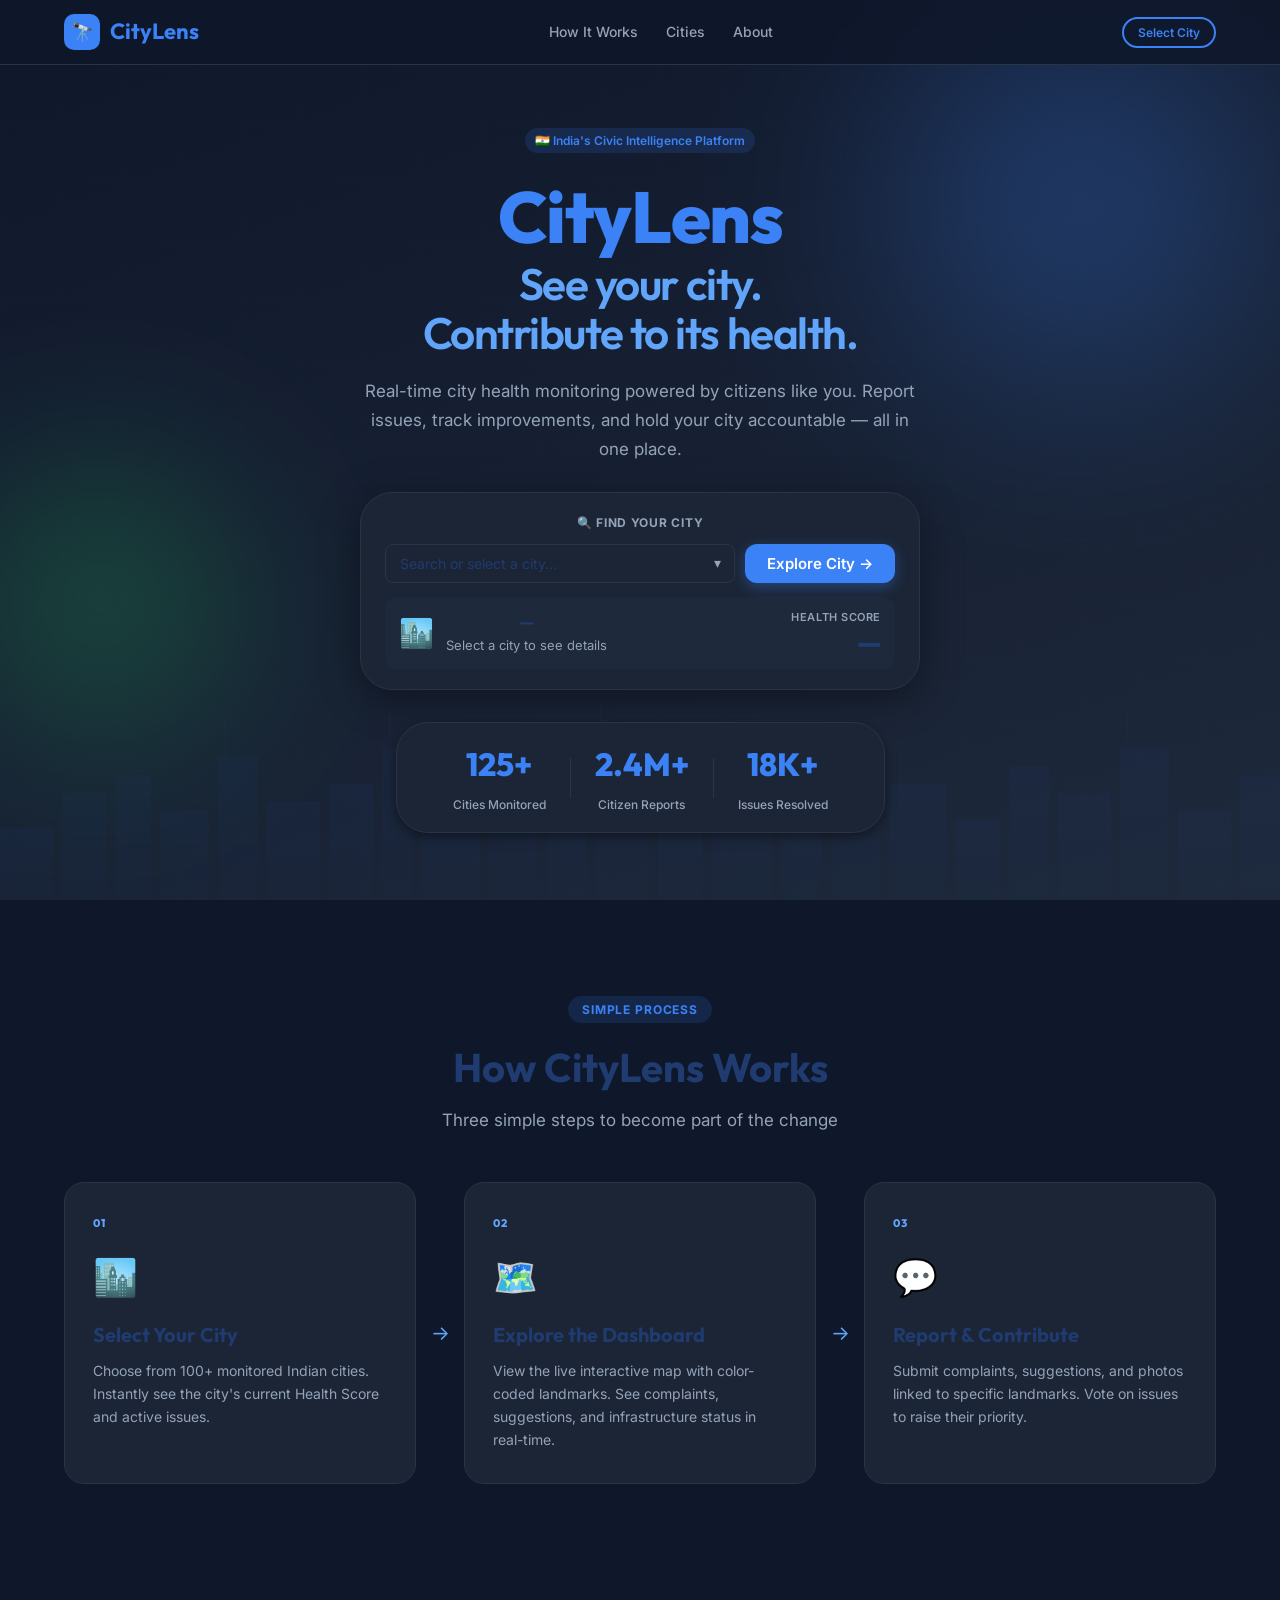
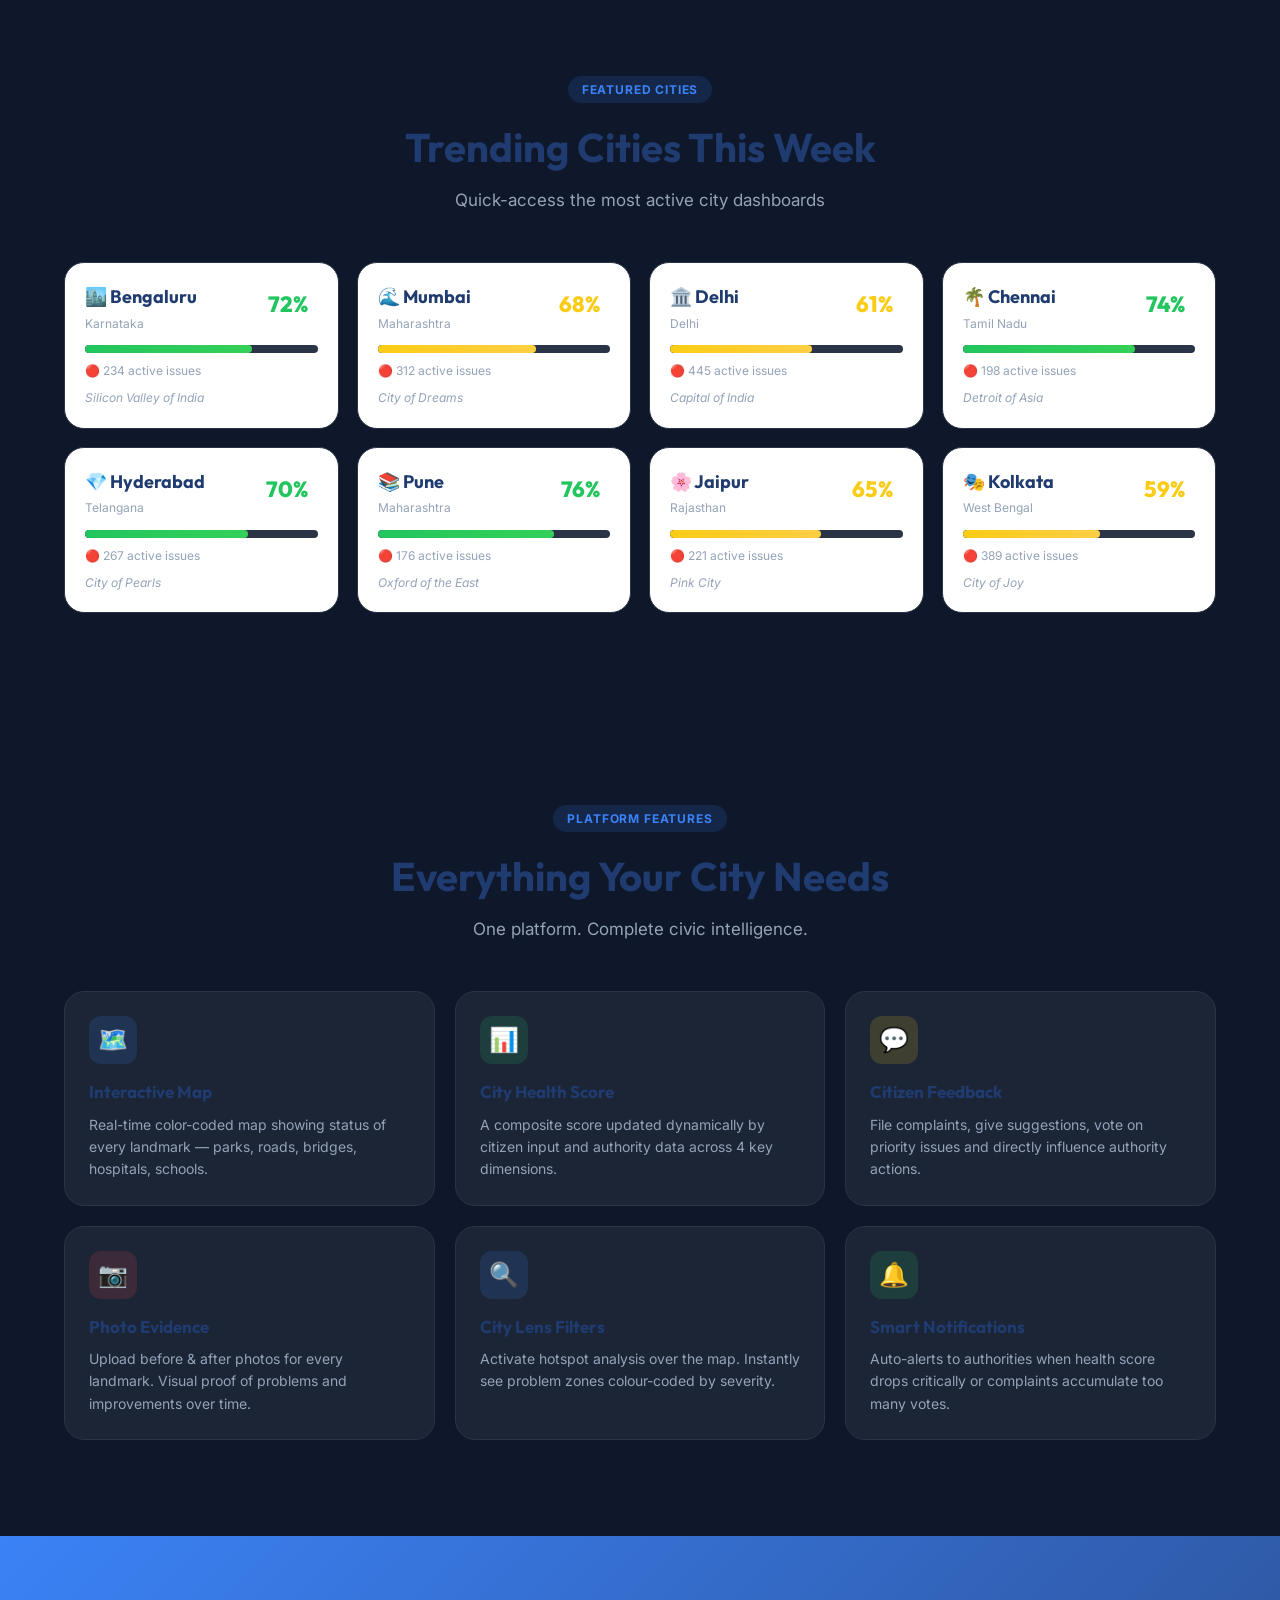
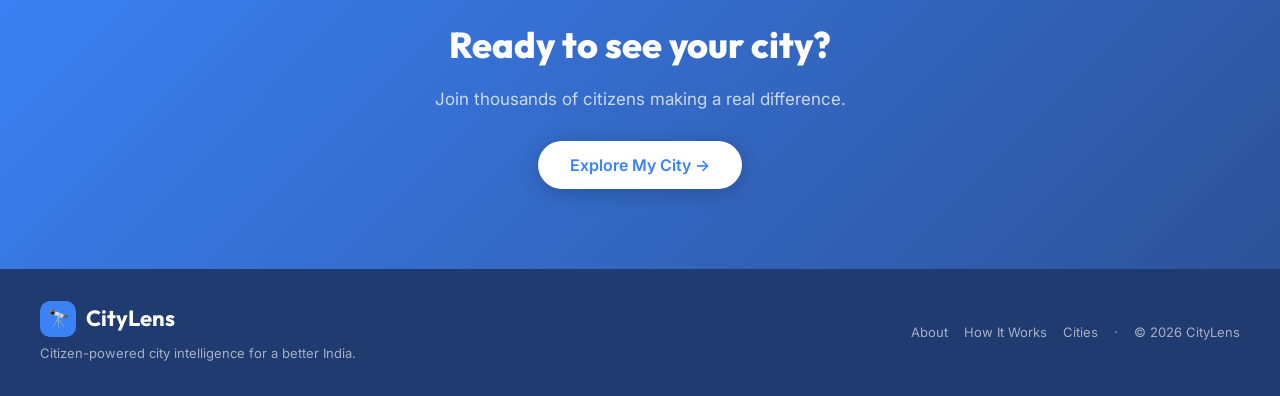
<file: index.html>
<!DOCTYPE html>
<html lang="en">
<head>
  <meta charset="UTF-8" />
  <meta name="viewport" content="width=device-width, initial-scale=1.0" />
  <title>CityLens — See Your City, Contribute to Its Health</title>
  <meta name="description" content="CityLens is India's citizen-powered city health dashboard. Monitor infrastructure, report issues, and contribute to your city's improvement." />
  <link rel="stylesheet" href="css/style.css" />
  <link rel="stylesheet" href="css/landing.css" />
</head>
<body>

<!-- ════ NAVBAR ════ -->
<nav class="navbar" id="navbar">
  <div class="nav-inner">
    <a href="index.html" class="nav-logo" aria-label="CityLens Home">
      <div class="logo-icon">🔭</div>
      <span class="brand">CityLens</span>
    </a>
    <div class="nav-links">
      <a href="#how-it-works">How It Works</a>
      <a href="#cities">Cities</a>
      <a href="#about">About</a>
    </div>
    <div class="nav-actions">
      <button class="btn btn-outline btn-sm btn-round" onclick="document.getElementById('hero-select').focus()">Select City</button>
    </div>
  </div>
</nav>

<!-- ════ HERO ════ -->
<section class="hero" id="hero">
  <div class="hero-bg">
    <div class="hero-blob blob-1"></div>
    <div class="hero-blob blob-2"></div>
    <div class="hero-grid"></div>
  </div>

  <div class="hero-content">
    <div class="hero-badge">
      <span class="badge bg-blue">🇮🇳 India's Civic Intelligence Platform</span>
    </div>

    <h1 class="hero-title">
      <span class="brand">CityLens</span><br>
      <span class="hero-sub">See your city.<br>Contribute to its health.</span>
    </h1>

    <p class="hero-desc">
      Real-time city health monitoring powered by citizens like you. Report issues,
      track improvements, and hold your city accountable — all in one place.
    </p>

    <!-- City Search Block -->
    <div class="city-search-card" id="city-search-card">
      <div class="search-label">🔍 Find your city</div>
      <div class="search-row">
        <div class="select-wrap search-select-wrap">
          <select class="input" id="hero-select" aria-label="Select city">
            <option value="" disabled selected>Search or select a city...</option>
          </select>
        </div>
        <button class="btn btn-primary btn-lg explore-btn" id="explore-btn" onclick="goToDashboard()">
          Explore City →
        </button>
      </div>

      <!-- City Preview Card -->
      <div class="city-preview" id="city-preview">
        <div class="preview-left">
          <div class="preview-emoji" id="preview-emoji">🏙️</div>
          <div>
            <div class="preview-name" id="preview-name">—</div>
            <div class="preview-meta" id="preview-meta">Select a city to see details</div>
          </div>
        </div>
        <div class="preview-score-wrap">
          <div class="preview-score-label">Health Score</div>
          <div class="preview-score" id="preview-score">—</div>
        </div>
      </div>
    </div>
  </div>

  <!-- Floating Stats -->
  <div class="hero-stats">
    <div class="stat-item">
      <span class="stat-num" data-target="125">0</span>
      <span class="stat-label">Cities Monitored</span>
    </div>
    <div class="stat-sep"></div>
    <div class="stat-item">
      <span class="stat-num" data-target="2400000" data-format="2.4M+">0</span>
      <span class="stat-label">Citizen Reports</span>
    </div>
    <div class="stat-sep"></div>
    <div class="stat-item">
      <span class="stat-num" data-target="18000" data-format="18K+">0</span>
      <span class="stat-label">Issues Resolved</span>
    </div>
  </div>

  <!-- City Skyline SVG -->
  <div class="skyline-wrap" aria-hidden="true">
    <svg class="skyline-svg" viewBox="0 0 1440 220" xmlns="http://www.w3.org/2000/svg">
      <defs>
        <linearGradient id="skyGrad" x1="0" y1="0" x2="0" y2="1">
          <stop offset="0%" stop-color="#1F3B6F" stop-opacity="0.9"/>
          <stop offset="100%" stop-color="#1F3B6F" stop-opacity="0.3"/>
        </linearGradient>
      </defs>
      <!-- Buildings row -->
      <g fill="url(#skyGrad)">
        <rect x="0"    y="140" width="60"  height="80"/>
        <rect x="70"   y="100" width="50"  height="120"/>
        <rect x="130"  y="80"  width="40"  height="140"/>
        <rect x="180"  y="120" width="55"  height="100"/>
        <rect x="245"  y="60"  width="45"  height="160"/>
        <rect x="300"  y="110" width="60"  height="110"/>
        <rect x="370"  y="90"  width="50"  height="130"/>
        <rect x="430"  y="50"  width="35"  height="170"/>
        <rect x="475"  y="130" width="65"  height="90"/>
        <rect x="550"  y="70"  width="55"  height="150"/>
        <rect x="615"  y="100" width="45"  height="120"/>
        <rect x="670"  y="40"  width="60"  height="180"/>
        <rect x="740"  y="110" width="50"  height="110"/>
        <rect x="800"  y="80"  width="70"  height="140"/>
        <rect x="880"  y="120" width="45"  height="100"/>
        <rect x="935"  y="60"  width="55"  height="160"/>
        <rect x="1000" y="90"  width="65"  height="130"/>
        <rect x="1075" y="130" width="50"  height="90"/>
        <rect x="1135" y="70"  width="45"  height="150"/>
        <rect x="1190" y="100" width="60"  height="120"/>
        <rect x="1260" y="50"  width="55"  height="170"/>
        <rect x="1325" y="120" width="60"  height="100"/>
        <rect x="1395" y="80"  width="50"  height="140"/>
        <!-- Antenna tops -->
        <rect x="252"  y="20"  width="3"   height="42"/>
        <rect x="437"  y="10"  width="3"   height="42"/>
        <rect x="675"  y="0"   width="3"   height="42"/>
        <rect x="1267" y="10"  width="3"   height="42"/>
        <!-- Windows (lighter) -->
      </g>
      <!-- Ground -->
      <rect x="0" y="218" width="1440" height="2" fill="#1F3B6F" opacity="0.5"/>
    </svg>
  </div>
</section>

<!-- ════ HOW IT WORKS ════ -->
<section class="how-section" id="how-it-works">
  <div class="section-container">
    <div class="section-header">
      <span class="section-tag">Simple Process</span>
      <h2>How CityLens Works</h2>
      <p>Three simple steps to become part of the change</p>
    </div>

    <div class="steps-grid">
      <div class="step-card" style="animation-delay: 0ms">
        <div class="step-num">01</div>
        <div class="step-icon">🏙️</div>
        <h3>Select Your City</h3>
        <p>Choose from 100+ monitored Indian cities. Instantly see the city's current Health Score and active issues.</p>
      </div>
      <div class="step-connector"></div>
      <div class="step-card" style="animation-delay: 150ms">
        <div class="step-num">02</div>
        <div class="step-icon">🗺️</div>
        <h3>Explore the Dashboard</h3>
        <p>View the live interactive map with color-coded landmarks. See complaints, suggestions, and infrastructure status in real-time.</p>
      </div>
      <div class="step-connector"></div>
      <div class="step-card" style="animation-delay: 300ms">
        <div class="step-num">03</div>
        <div class="step-icon">💬</div>
        <h3>Report & Contribute</h3>
        <p>Submit complaints, suggestions, and photos linked to specific landmarks. Vote on issues to raise their priority.</p>
      </div>
    </div>
  </div>
</section>

<!-- ════ FEATURED CITIES ════ -->
<section class="cities-section" id="cities">
  <div class="section-container">
    <div class="section-header">
      <span class="section-tag">Featured Cities</span>
      <h2>Trending Cities This Week</h2>
      <p>Quick-access the most active city dashboards</p>
    </div>

    <div class="cities-grid" id="cities-grid">
      <!-- Populated by JS -->
    </div>
  </div>
</section>

<!-- ════ FEATURES HIGHLIGHT ════ -->
<section class="features-section" id="about">
  <div class="section-container">
    <div class="section-header">
      <span class="section-tag">Platform Features</span>
      <h2>Everything Your City Needs</h2>
      <p>One platform. Complete civic intelligence.</p>
    </div>

    <div class="features-grid">
      <div class="feature-card">
        <div class="feature-icon emoji-icon" style="background: var(--blue-light)">🗺️</div>
        <h4>Interactive Map</h4>
        <p>Real-time color-coded map showing status of every landmark — parks, roads, bridges, hospitals, schools.</p>
      </div>
      <div class="feature-card">
        <div class="feature-icon emoji-icon" style="background: var(--green-light)">📊</div>
        <h4>City Health Score</h4>
        <p>A composite score updated dynamically by citizen input and authority data across 4 key dimensions.</p>
      </div>
      <div class="feature-card">
        <div class="feature-icon emoji-icon" style="background: var(--yellow-light)">💬</div>
        <h4>Citizen Feedback</h4>
        <p>File complaints, give suggestions, vote on priority issues and directly influence authority actions.</p>
      </div>
      <div class="feature-card">
        <div class="feature-icon emoji-icon" style="background: var(--red-light)">📷</div>
        <h4>Photo Evidence</h4>
        <p>Upload before & after photos for every landmark. Visual proof of problems and improvements over time.</p>
      </div>
      <div class="feature-card">
        <div class="feature-icon emoji-icon" style="background: var(--blue-light)">🔍</div>
        <h4>City Lens Filters</h4>
        <p>Activate hotspot analysis over the map. Instantly see problem zones colour-coded by severity.</p>
      </div>
      <div class="feature-card">
        <div class="feature-icon emoji-icon" style="background: var(--green-light)">🔔</div>
        <h4>Smart Notifications</h4>
        <p>Auto-alerts to authorities when health score drops critically or complaints accumulate too many votes.</p>
      </div>
    </div>
  </div>
</section>

<!-- ════ CTA BAND ════ -->
<section class="cta-band">
  <div class="cta-band-inner">
    <h2>Ready to see your city?</h2>
    <p>Join thousands of citizens making a real difference.</p>
    <button class="btn btn-primary btn-lg btn-round" onclick="document.getElementById('hero-select').scrollIntoView({behavior:'smooth'}); setTimeout(()=>document.getElementById('hero-select').focus(),600)">
      Explore My City →
    </button>
  </div>
</section>

<!-- ════ FOOTER ════ -->
<footer class="footer">
  <div class="footer-inner">
    <div class="footer-brand">
      <div class="nav-logo">
        <div class="logo-icon">🔭</div>
        <span class="brand">CityLens</span>
      </div>
      <p>Citizen-powered city intelligence for a better India.</p>
    </div>
    <div class="footer-links">
      <a href="#about">About</a>
      <a href="#how-it-works">How It Works</a>
      <a href="#cities">Cities</a>
      <span>·</span>
      <span>© 2026 CityLens</span>
    </div>
  </div>
</footer>

<!-- ════ SCRIPTS ════ -->
<script src="js/data.js"></script>
<script src="js/landing.js"></script>
</body>
</html>
</file>
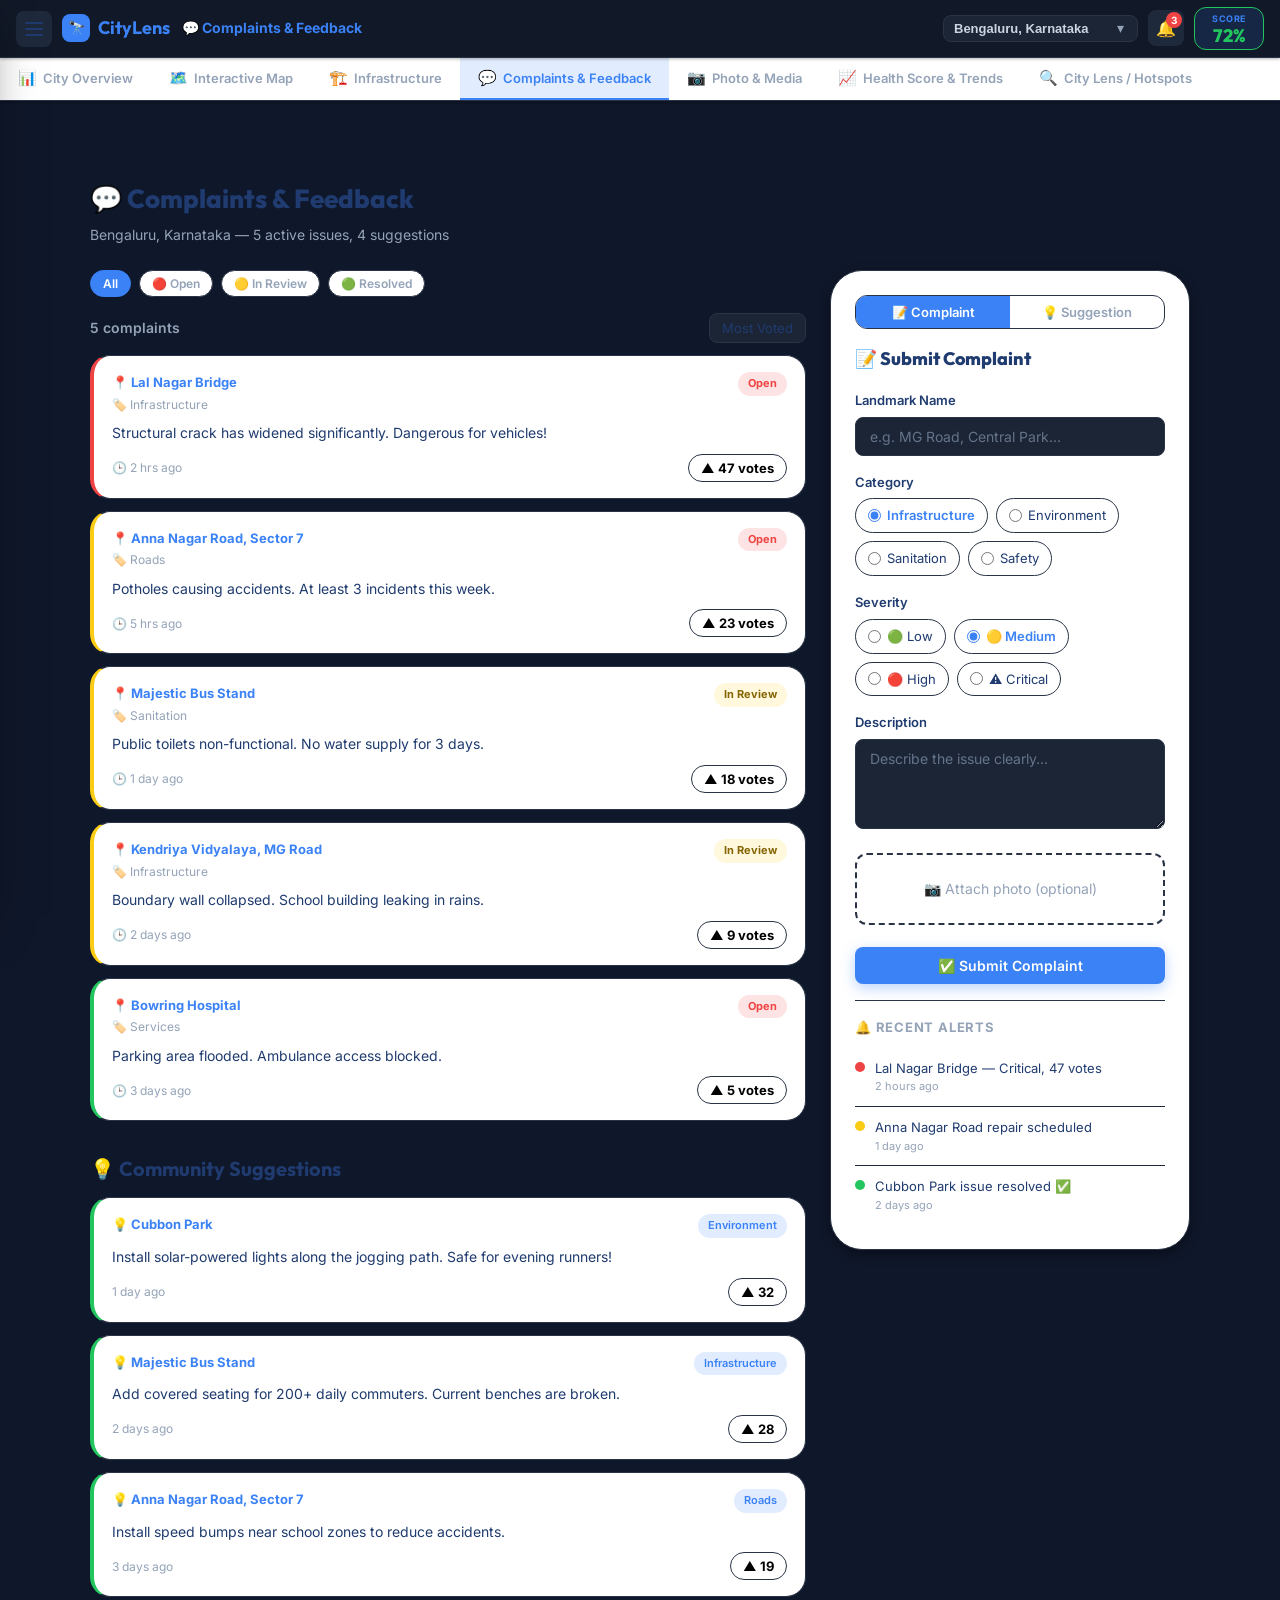
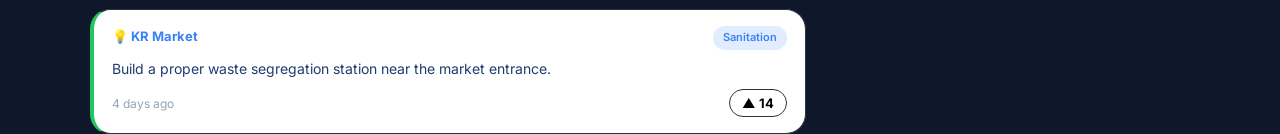
<file: complaints.html>
<!DOCTYPE html>
<html lang="en">

<head>
    <meta charset="UTF-8" />
    <meta name="viewport" content="width=device-width,initial-scale=1.0" />
    <title>CityLens — Complaints & Feedback</title>
    <link rel="stylesheet" href="css/style.css" />
    <link rel="stylesheet" href="css/dashboard.css" />
</head>

<body class="dashboard-body" style="overflow-y:auto">
    <div id="toast-container"></div>

    <style>
        .page-main {
            min-height: 100vh;
            padding: 120px 24px 40px;
            background: var(--bg);
        }

        .complaints-layout {
            max-width: 1100px;
            margin: 0 auto;
            display: grid;
            grid-template-columns: 1fr 360px;
            gap: 24px;
        }

        .page-h1 {
            font-family: 'Outfit', sans-serif;
            font-size: 26px;
            font-weight: 800;
            margin-bottom: 4px;
        }

        .page-sub {
            font-size: 14px;
            color: var(--gray-text);
            margin-bottom: 24px;
        }

        .filter-row {
            display: flex;
            gap: 8px;
            flex-wrap: wrap;
            margin-bottom: 16px;
        }

        .feeds-list {
            display: flex;
            flex-direction: column;
            gap: 12px;
        }

        .complaint-card {
            background: var(--white);
            border: 1.5px solid var(--gray-200);
            border-radius: var(--radius-lg);
            padding: 16px 18px;
            transition: var(--transition);
            animation: fadeInUp .3s ease both;
        }

        .complaint-card:hover {
            box-shadow: var(--shadow-md);
            border-color: var(--blue-mid);
        }

        .complaint-card.border-red {
            border-left: 4px solid var(--red);
        }

        .complaint-card.border-yellow {
            border-left: 4px solid var(--yellow);
        }

        .complaint-card.border-green {
            border-left: 4px solid var(--green);
        }

        .cc-top {
            display: flex;
            justify-content: space-between;
            align-items: flex-start;
            gap: 8px;
            margin-bottom: 8px;
        }

        .cc-landmark {
            font-weight: 700;
            color: var(--blue-dark);
            font-size: 13px;
        }

        .cc-sev {
            font-size: 11px;
            padding: 3px 10px;
            border-radius: 100px;
            font-weight: 700;
        }

        .cc-text {
            font-size: 14px;
            line-height: 1.55;
            margin-bottom: 10px;
        }

        .cc-bottom {
            display: flex;
            align-items: center;
            justify-content: space-between;
        }

        .cc-meta {
            font-size: 12px;
            color: var(--gray-text);
        }

        .vote-btn {
            display: flex;
            align-items: center;
            gap: 5px;
            padding: 5px 12px;
            border-radius: 100px;
            border: 1.5px solid var(--gray-200);
            background: var(--white);
            font-size: 13px;
            font-weight: 700;
            cursor: pointer;
            transition: var(--transition);
        }

        .vote-btn:hover {
            border-color: var(--blue-mid);
            background: var(--blue-light);
            color: var(--blue-dark);
        }

        .vote-btn.voted {
            background: var(--blue-dark);
            color: white;
            border-color: var(--blue-dark);
        }

        .form-panel {
            background: var(--white);
            border: 1.5px solid var(--gray-200);
            border-radius: var(--radius-xl);
            padding: 24px;
            position: sticky;
            top: 120px;
            box-shadow: var(--shadow-md);
        }

        .form-panel h3 {
            font-family: 'Outfit', sans-serif;
            font-size: 18px;
            font-weight: 800;
            margin-bottom: 16px;
            display: flex;
            align-items: center;
            gap: 8px;
        }

        .tabs-toggle {
            display: flex;
            border: 1.5px solid var(--gray-200);
            border-radius: var(--radius-md);
            overflow: hidden;
            margin-bottom: 16px;
        }

        .tab-toggle-btn {
            flex: 1;
            padding: 8px;
            font-size: 13px;
            font-weight: 600;
            background: none;
            border: none;
            cursor: pointer;
            color: var(--gray-text);
            transition: var(--transition);
        }

        .tab-toggle-btn.active {
            background: var(--blue-dark);
            color: white;
        }

        .notif-item {
            display: flex;
            gap: 10px;
            padding: 10px 0;
            border-bottom: 1px solid var(--gray-100);
        }

        .notif-dot {
            width: 10px;
            height: 10px;
            border-radius: 50%;
            flex-shrink: 0;
            margin-top: 4px;
        }

        @media(max-width:800px) {
            .complaints-layout {
                grid-template-columns: 1fr;
            }

            .form-panel {
                position: static;
            }
        }
    </style>

    <div class="page-main">
        <div style="max-width:1100px;margin:0 auto">
            <div class="page-h1">💬 Complaints &amp; Feedback</div>
            <div class="page-sub" id="page-sub">Loading city data…</div>
        </div>
        <div class="complaints-layout">
            <!-- Left: Feed -->
            <div>
                <div class="filter-row">
                    <button class="filter-chip active" onclick="applyFilter(this,'all')">All</button>
                    <button class="filter-chip" onclick="applyFilter(this,'open')">🔴 Open</button>
                    <button class="filter-chip" onclick="applyFilter(this,'in-review')">🟡 In Review</button>
                    <button class="filter-chip" onclick="applyFilter(this,'resolved')">🟢 Resolved</button>
                </div>
                <div style="display:flex;justify-content:space-between;align-items:center;margin-bottom:12px">
                    <div style="font-size:14px;font-weight:600;color:var(--gray-text)" id="feed-count">Loading…</div>
                    <select class="input" style="width:auto;padding:6px 12px;font-size:13px"
                        onchange="sortFeed(this.value)" id="sort-sel">
                        <option value="votes">Most Voted</option>
                        <option value="newest">Newest</option>
                    </select>
                </div>
                <div class="feeds-list" id="feeds-list"></div>
                <!-- Suggestions section -->
                <div style="margin-top:32px">
                    <div
                        style="font-family:'Outfit',sans-serif;font-size:20px;font-weight:700;margin-bottom:12px;color:var(--dark)">
                        💡 Community Suggestions</div>
                    <div class="feeds-list" id="suggestions-list"></div>
                </div>
            </div>

            <!-- Right: Form Panel -->
            <div>
                <div class="form-panel">
                    <div class="tabs-toggle">
                        <button class="tab-toggle-btn active" id="tab-complaint" onclick="setFormTab('complaint')">📝
                            Complaint</button>
                        <button class="tab-toggle-btn" id="tab-suggestion" onclick="setFormTab('suggestion')">💡
                            Suggestion</button>
                    </div>

                    <div id="form-complaint">
                        <h3>📝 Submit Complaint</h3>
                        <div class="form-group">
                            <label class="form-label" for="c-landmark">Landmark Name</label>
                            <input type="text" class="input" id="c-landmark" placeholder="e.g. MG Road, Central Park…">
                        </div>
                        <div class="form-group">
                            <label class="form-label">Category</label>
                            <div class="radio-group">
                                <label class="radio-option"><input type="radio" name="c-cat" value="Infrastructure"
                                        checked><span>Infrastructure</span></label>
                                <label class="radio-option"><input type="radio" name="c-cat"
                                        value="Environment"><span>Environment</span></label>
                                <label class="radio-option"><input type="radio" name="c-cat"
                                        value="Sanitation"><span>Sanitation</span></label>
                                <label class="radio-option"><input type="radio" name="c-cat"
                                        value="Public Safety"><span>Safety</span></label>
                            </div>
                        </div>
                        <div class="form-group">
                            <label class="form-label">Severity</label>
                            <div class="radio-group">
                                <label class="radio-option"><input type="radio" name="c-sev" value="low"><span>🟢
                                        Low</span></label>
                                <label class="radio-option"><input type="radio" name="c-sev" value="medium"
                                        checked><span>🟡 Medium</span></label>
                                <label class="radio-option"><input type="radio" name="c-sev" value="high"><span>🔴
                                        High</span></label>
                                <label class="radio-option"><input type="radio" name="c-sev" value="critical"><span>⚠️
                                        Critical</span></label>
                            </div>
                        </div>
                        <div class="form-group">
                            <label class="form-label" for="c-desc">Description</label>
                            <textarea class="input" id="c-desc" rows="4"
                                placeholder="Describe the issue clearly…"></textarea>
                        </div>
                        <div class="form-group">
                            <label class="photo-upload-drop" for="c-photos">
                                <span>📷 Attach photo (optional)</span>
                                <input type="file" id="c-photos" accept="image/*" style="display:none"
                                    onchange="previewFile(event,'c-prev')">
                            </label>
                            <div id="c-prev" style="display:flex;gap:6px;margin-top:6px;flex-wrap:wrap"></div>
                        </div>
                        <button class="btn btn-primary btn-full" onclick="submitComplaint()">✅ Submit Complaint</button>
                    </div>

                    <div id="form-suggestion" style="display:none">
                        <h3>💡 Submit Suggestion</h3>
                        <div class="form-group">
                            <label class="form-label" for="s-landmark">Landmark Name (optional)</label>
                            <input type="text" class="input" id="s-landmark" placeholder="e.g. KR Market…">
                        </div>
                        <div class="form-group">
                            <label class="form-label" for="s-title">Title</label>
                            <input class="input" id="s-title" type="text" placeholder="Short title for your idea…">
                        </div>
                        <div class="form-group">
                            <label class="form-label" for="s-desc">Your Idea</label>
                            <textarea class="input" id="s-desc" rows="4"
                                placeholder="Describe your improvement idea…"></textarea>
                        </div>
                        <button class="btn btn-success btn-full" onclick="submitSuggestion()">✅ Submit
                            Suggestion</button>
                    </div>

                    <!-- Notifications -->
                    <hr class="divider" />
                    <div
                        style="font-size:13px;font-weight:700;color:var(--gray-text);text-transform:uppercase;letter-spacing:.06em;margin-bottom:10px">
                        🔔 Recent Alerts</div>
                    <div id="notif-mini">
                        <div class="notif-item"><span class="notif-dot" style="background:var(--red)"></span>
                            <div>
                                <div style="font-size:13px">Lal Nagar Bridge — Critical, 47 votes</div>
                                <div style="font-size:11px;color:var(--gray-text)">2 hours ago</div>
                            </div>
                        </div>
                        <div class="notif-item"><span class="notif-dot" style="background:var(--yellow)"></span>
                            <div>
                                <div style="font-size:13px">Anna Nagar Road repair scheduled</div>
                                <div style="font-size:11px;color:var(--gray-text)">1 day ago</div>
                            </div>
                        </div>
                        <div class="notif-item"><span class="notif-dot" style="background:var(--green)"></span>
                            <div>
                                <div style="font-size:13px">Cubbon Park issue resolved ✅</div>
                                <div style="font-size:11px;color:var(--gray-text)">2 days ago</div>
                            </div>
                        </div>
                    </div>
                </div>
            </div>
        </div>
    </div>

    <script src="js/data.js"></script>
    <script src="js/shared.js"></script>
    <script>
        let lComplaints = [...COMPLAINTS];
        let lSuggestions = [...SUGGESTIONS];
        let curFilter = "all";

        document.addEventListener("DOMContentLoaded", () => {
            injectSharedNavCSS(); injectNav(); injectPageNav();
            const city = getCity();
            document.getElementById("page-sub").textContent = `${city.name}, ${city.state} — ${lComplaints.length} active issues, ${lSuggestions.length} suggestions`;
            renderFeed();
            renderSuggestions();
        });

        function setFormTab(tab) {
            document.getElementById("form-complaint").style.display = tab === "complaint" ? "block" : "none";
            document.getElementById("form-suggestion").style.display = tab === "suggestion" ? "block" : "none";
            document.getElementById("tab-complaint").classList.toggle("active", tab === "complaint");
            document.getElementById("tab-suggestion").classList.toggle("active", tab === "suggestion");
        }

        function populateDropdowns(city) {
            const lms = LANDMARKS[city.id] || [];
            ["c-landmark", "s-landmark"].forEach(id => {
                const sel = document.getElementById(id); if (!sel) return;
                sel.innerHTML = `<option value="">— Select landmark —</option>`;
                lms.forEach(lm => { const o = document.createElement("option"); o.value = lm.id; o.textContent = `${lm.icon} ${lm.name}`; sel.appendChild(o); });
            });
        }

        function applyFilter(btn, f) {
            curFilter = f;
            document.querySelectorAll(".filter-chip").forEach(c => c.classList.remove("active"));
            btn.classList.add("active");
            renderFeed();
        }

        function sortFeed(val) { renderFeed(val); }

        function renderFeed(sort) {
            const sel = document.getElementById("sort-sel");
            const s = sort || sel?.value || "votes";
            let list = curFilter === "all" ? [...lComplaints] : lComplaints.filter(c => c.status === curFilter);
            if (s === "votes") list.sort((a, b) => b.votes - a.votes);
            document.getElementById("feed-count").textContent = `${list.length} complaint${list.length !== 1 ? "s" : ""}`;
            const container = document.getElementById("feeds-list");
            container.innerHTML = "";
            list.forEach((c, i) => {
                const brdClass = c.color === "red" ? "border-red" : c.color === "yellow" ? "border-yellow" : "border-green";
                const stsClass = c.status === "open" ? "bg-red" : c.status === "in-review" ? "bg-yellow" : "bg-green";
                const stsText = c.status === "open" ? "Open" : c.status === "in-review" ? "In Review" : "Resolved";
                const div = document.createElement("div");
                div.className = `complaint-card ${brdClass}`;
                div.style.animationDelay = `${i * 50}ms`;
                div.innerHTML = `
      <div class="cc-top">
        <div>
          <div class="cc-landmark">📍 ${c.landmark}</div>
          <div style="font-size:12px;color:var(--gray-text);margin-top:2px">🏷️ ${c.category}</div>
        </div>
        <span class="cc-sev badge ${stsClass}">${stsText}</span>
      </div>
      <div class="cc-text">${c.text}</div>
      <div class="cc-bottom">
        <div class="cc-meta">🕒 ${c.time}</div>
        <button class="vote-btn" id="v-${c.id}" onclick="vote('${c.id}')">▲ ${c.votes} votes</button>
      </div>`;
                container.appendChild(div);
            });
        }

        function vote(id) {
            const c = lComplaints.find(x => x.id === id); if (!c) return;
            c.votes++;
            const btn = document.getElementById(`v-${id}`);
            if (btn) { btn.classList.add("voted"); btn.textContent = `▲ ${c.votes} votes`; }
            if (c.votes === 25) showToast(`🚨 ${c.landmark} flagged to authorities! (25 votes)`, "error");
        }

        function renderSuggestions() {
            const container = document.getElementById("suggestions-list");
            lSuggestions.forEach((s, i) => {
                const div = document.createElement("div");
                div.className = "complaint-card border-green";
                div.style.animationDelay = `${i * 50}ms`;
                div.innerHTML = `
      <div class="cc-top">
        <div class="cc-landmark">💡 ${s.landmark}</div>
        <span class="badge bg-blue" style="font-size:11px">${s.category}</span>
      </div>
      <div class="cc-text">${s.text}</div>
      <div class="cc-bottom">
        <div class="cc-meta">${s.time}</div>
        <button class="vote-btn" id="sv-${s.id}" onclick="voteS('${s.id}')">▲ ${s.votes}</button>
      </div>`;
                container.appendChild(div);
            });
        }

        function voteS(id) {
            const s = lSuggestions.find(x => x.id === id); if (!s) return;
            s.votes++;
            const btn = document.getElementById(`sv-${id}`);
            if (btn) { btn.classList.add("voted"); btn.textContent = `▲ ${s.votes}`; }
        }

        function submitComplaint() {
            const desc = document.getElementById("c-desc")?.value?.trim();
            const lm = document.getElementById("c-landmark")?.value?.trim() || "City Area";
            const sev = document.querySelector('input[name="c-sev"]:checked')?.value || "medium";
            const cat = document.querySelector('input[name="c-cat"]:checked')?.value || "Infrastructure";
            if (!desc) { showToast("Please describe the issue.", "error"); return; }
            lComplaints.unshift({ id: `c${Date.now()}`, landmark: lm, category: cat, severity: sev, text: desc, votes: 0, time: "just now", status: "open", color: sev === "critical" || sev === "high" ? "red" : "yellow" });
            document.getElementById("c-desc").value = "";
            document.getElementById("c-prev").innerHTML = "";
            renderFeed();
            showToast("✅ Complaint submitted successfully!", "success");
        }

        function submitSuggestion() {
            const desc = document.getElementById("s-desc")?.value?.trim();
            const title = document.getElementById("s-title")?.value?.trim();
            const lm = document.getElementById("s-landmark")?.value?.trim() || "City (General)";
            if (!desc) { showToast("Please describe your suggestion.", "error"); return; }
            lSuggestions.unshift({ id: `s${Date.now()}`, landmark: lm, category: "General", text: title ? `${title}: ${desc}` : desc, votes: 0, time: "just now" });
            document.getElementById("s-desc").value = ""; document.getElementById("s-title").value = "";
            setFormTab("complaint");
            renderSuggestions();
            showToast("💡 Suggestion submitted! Thank you.", "success");
        }

        function previewFile(ev, prevId) {
            const c = document.getElementById(prevId); c.innerHTML = "";
            Array.from(ev.target.files).forEach(f => { const img = document.createElement("img"); img.src = URL.createObjectURL(f); img.style.cssText = "width:56px;height:56px;object-fit:cover;border-radius:8px;border:2px solid var(--blue-mid)"; c.appendChild(img); });
        }
    </script>
</body>

</html>
</file>
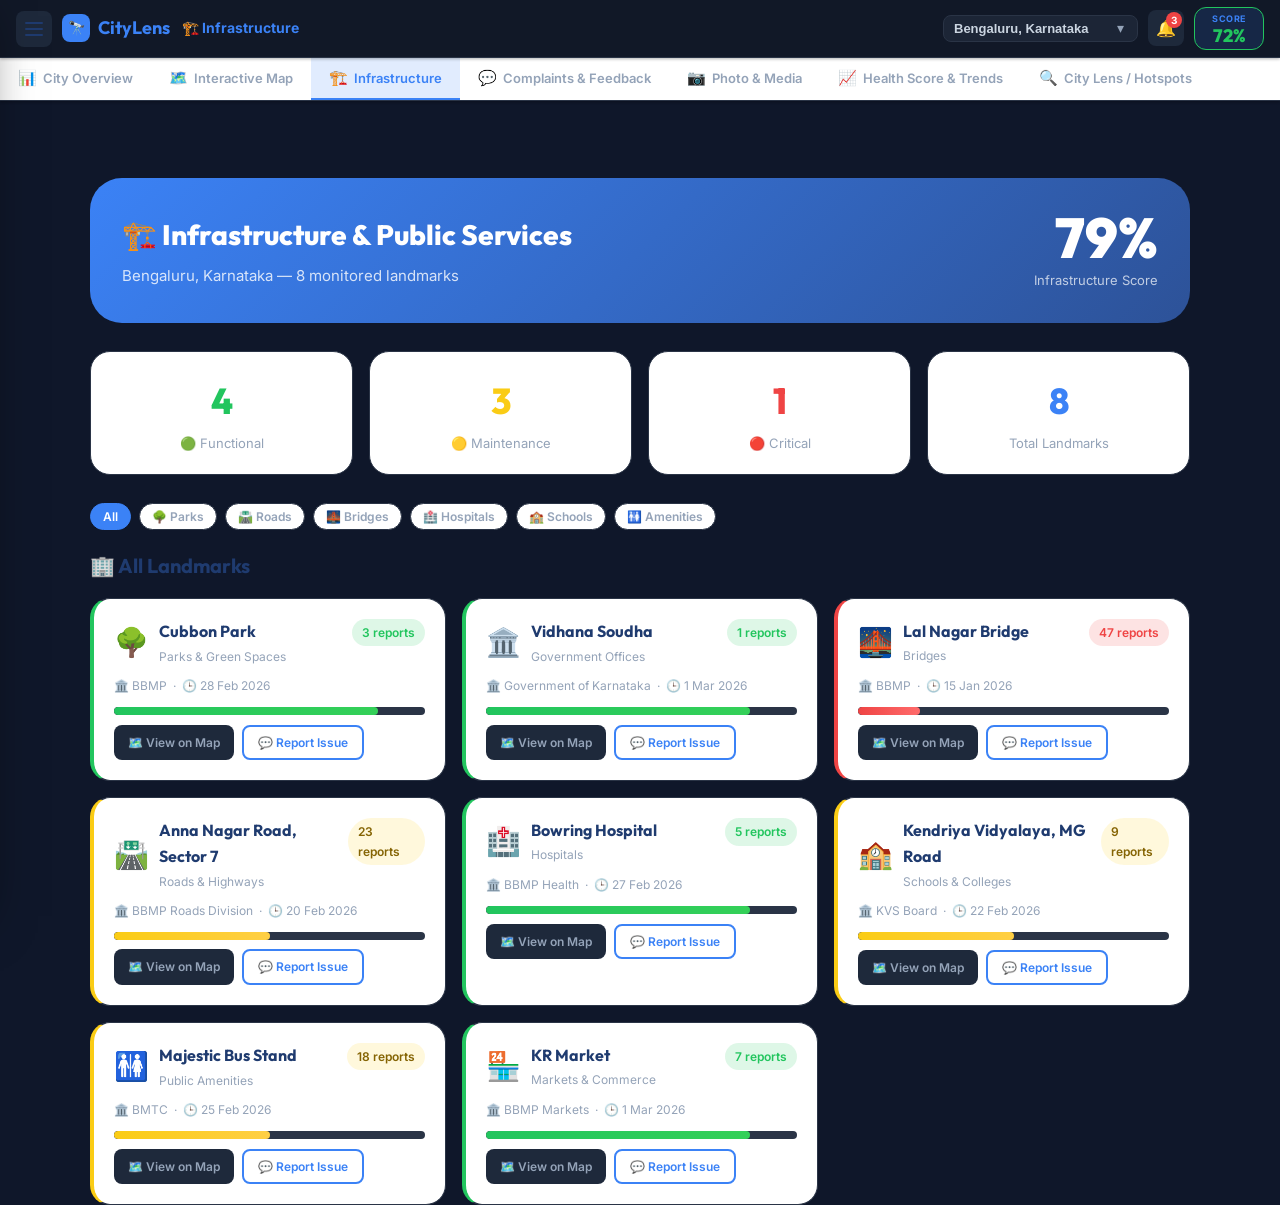
<file: infrastructure.html>
<!DOCTYPE html>
<html lang="en">

<head>
    <meta charset="UTF-8" />
    <meta name="viewport" content="width=device-width,initial-scale=1.0" />
    <title>CityLens — Infrastructure & Public Services</title>
    <link rel="stylesheet" href="css/style.css" />
    <link rel="stylesheet" href="css/dashboard.css" />
</head>

<body class="dashboard-body" style="overflow-y:auto">
    <div id="toast-container"></div>

    <style>
        .page-main {
            min-height: 100vh;
            padding: 120px 24px 40px;
            background: var(--bg);
        }

        .infra-page {
            max-width: 1100px;
            margin: 0 auto;
        }

        .infra-hero {
            background: linear-gradient(135deg, var(--blue-dark), #2d5298);
            border-radius: var(--radius-xl);
            padding: 32px;
            margin-bottom: 28px;
            color: white;
            display: flex;
            justify-content: space-between;
            align-items: center;
        }

        .infra-hero h1 {
            font-family: 'Outfit', sans-serif;
            font-size: 28px;
            font-weight: 800;
            margin-bottom: 6px;
        }

        .infra-hero p {
            opacity: .8;
            font-size: 15px;
        }

        .infra-score-big {
            font-family: 'Outfit', sans-serif;
            font-size: 56px;
            font-weight: 900;
            line-height: 1;
        }

        .infra-score-label {
            font-size: 13px;
            opacity: .7;
            margin-top: 4px;
        }

        .section-title {
            font-family: 'Outfit', sans-serif;
            font-size: 20px;
            font-weight: 700;
            margin-bottom: 16px;
            color: var(--dark);
            display: flex;
            align-items: center;
            gap: 8px;
        }

        .services-grid {
            display: grid;
            grid-template-columns: repeat(auto-fill, minmax(300px, 1fr));
            gap: 16px;
            margin-bottom: 32px;
        }

        .service-card {
            background: var(--white);
            border: 1.5px solid var(--gray-200);
            border-radius: var(--radius-lg);
            padding: 20px;
            transition: var(--transition);
            animation: fadeInUp .3s ease both;
        }

        .service-card:hover {
            box-shadow: var(--shadow-md);
            transform: translateY(-2px);
        }

        .service-card.red {
            border-left: 4px solid var(--red);
        }

        .service-card.yellow {
            border-left: 4px solid var(--yellow);
        }

        .service-card.green {
            border-left: 4px solid var(--green);
        }

        .sc-top {
            display: flex;
            justify-content: space-between;
            align-items: flex-start;
            margin-bottom: 10px;
        }

        .sc-icon-name {
            display: flex;
            gap: 10px;
            align-items: center;
        }

        .sc-icon {
            font-size: 28px;
        }

        .sc-name {
            font-family: 'Outfit', sans-serif;
            font-size: 16px;
            font-weight: 700;
        }

        .sc-cat {
            font-size: 12px;
            color: var(--gray-text);
            margin-top: 2px;
        }

        .sc-reports {
            font-size: 12px;
            font-weight: 600;
            padding: 4px 10px;
            border-radius: 100px;
        }

        .sc-auth {
            font-size: 12px;
            color: var(--gray-text);
            margin-bottom: 12px;
        }

        .sc-actions {
            display: flex;
            gap: 8px;
            flex-wrap: wrap;
        }

        .summary-cards {
            display: grid;
            grid-template-columns: repeat(4, 1fr);
            gap: 16px;
            margin-bottom: 28px;
        }

        .summary-card {
            background: var(--white);
            border: 1.5px solid var(--gray-200);
            border-radius: var(--radius-lg);
            padding: 20px;
            text-align: center;
        }

        .summary-num {
            font-family: 'Outfit', sans-serif;
            font-size: 36px;
            font-weight: 800;
        }

        .summary-lbl {
            font-size: 13px;
            color: var(--gray-text);
            margin-top: 4px;
        }

        @media(max-width:700px) {
            .summary-cards {
                grid-template-columns: 1fr 1fr;
            }

            .infra-hero {
                flex-direction: column;
                gap: 16px;
                text-align: center;
            }
        }
    </style>

    <div class="page-main">
        <div class="infra-page">

            <!-- Hero Banner -->
            <div class="infra-hero">
                <div>
                    <h1>🏗️ Infrastructure &amp; Public Services</h1>
                    <p id="hero-sub">View all landmarks, their current status and authority details.</p>
                </div>
                <div style="text-align:right">
                    <div class="infra-score-big" id="infra-score-big">—</div>
                    <div class="infra-score-label">Infrastructure Score</div>
                </div>
            </div>

            <!-- Summary -->
            <div class="summary-cards">
                <div class="summary-card">
                    <div class="summary-num status-green" id="sum-green">—</div>
                    <div class="summary-lbl">🟢 Functional</div>
                </div>
                <div class="summary-card">
                    <div class="summary-num status-yellow" id="sum-yellow">—</div>
                    <div class="summary-lbl">🟡 Maintenance</div>
                </div>
                <div class="summary-card">
                    <div class="summary-num status-red" id="sum-red">—</div>
                    <div class="summary-lbl">🔴 Critical</div>
                </div>
                <div class="summary-card">
                    <div class="summary-num" style="color:var(--blue-dark)" id="sum-total">—</div>
                    <div class="summary-lbl">Total Landmarks</div>
                </div>
            </div>

            <!-- Category Filter -->
            <div style="display:flex;gap:8px;flex-wrap:wrap;margin-bottom:20px" id="cat-filters">
                <button class="filter-chip active" onclick="filterCards(this,'all')">All</button>
                <button class="filter-chip" onclick="filterCards(this,'Parks & Green Spaces')">🌳 Parks</button>
                <button class="filter-chip" onclick="filterCards(this,'Roads & Highways')">🛣️ Roads</button>
                <button class="filter-chip" onclick="filterCards(this,'Bridges')">🌉 Bridges</button>
                <button class="filter-chip" onclick="filterCards(this,'Hospitals')">🏥 Hospitals</button>
                <button class="filter-chip" onclick="filterCards(this,'Schools & Colleges')">🏫 Schools</button>
                <button class="filter-chip" onclick="filterCards(this,'Public Amenities')">🚻 Amenities</button>
            </div>

            <div class="section-title">🏢 All Landmarks</div>
            <div class="services-grid" id="services-grid"></div>

        </div>
    </div>

    <script src="js/data.js"></script>
    <script src="js/shared.js"></script>
    <script>
        document.addEventListener("DOMContentLoaded", () => {
            injectSharedNavCSS(); injectNav(); injectPageNav();

            const city = getCity();
            const lms = LANDMARKS[city.id] || [];
            const s = city.score;
            const infraScore = Math.min(100, s + 7);

            document.getElementById("hero-sub").textContent = `${city.name}, ${city.state} — ${lms.length} monitored landmarks`;
            document.getElementById("infra-score-big").textContent = `${infraScore}%`;
            document.getElementById("sum-green").textContent = lms.filter(l => l.status === "green").length;
            document.getElementById("sum-yellow").textContent = lms.filter(l => l.status === "yellow").length;
            document.getElementById("sum-red").textContent = lms.filter(l => l.status === "red").length;
            document.getElementById("sum-total").textContent = lms.length;

            renderCards(lms);
        });

        let allLandmarks = [];
        function renderCards(lms) {
            allLandmarks = lms;
            const grid = document.getElementById("services-grid");
            grid.innerHTML = "";
            lms.forEach((lm, i) => {
                const col = lm.status;
                const repClass = col === "red" ? "bg-red" : col === "yellow" ? "bg-yellow" : "bg-green";
                const card = document.createElement("div");
                card.className = `service-card ${col}`;
                card.dataset.cat = lm.category;
                card.style.animationDelay = `${i * 50}ms`;
                card.innerHTML = `
      <div class="sc-top">
        <div class="sc-icon-name">
          <div class="sc-icon">${lm.icon}</div>
          <div>
            <div class="sc-name">${lm.name}</div>
            <div class="sc-cat">${lm.category}</div>
          </div>
        </div>
        <span class="sc-reports badge ${repClass}">${lm.reports} reports</span>
      </div>
      <div class="sc-auth">🏛️ ${lm.authority} &nbsp;·&nbsp; 🕒 ${lm.lastUpdated}</div>
      <div style="margin-bottom:10px">
        <div class="progress-track"><div class="progress-fill ${getProgressClass(lm.status === "green" ? 85 : lm.status === "yellow" ? 50 : 20)}" style="width:${lm.status === "green" ? 85 : lm.status === "yellow" ? 50 : 20}%"></div></div>
      </div>
      <div class="sc-actions">
        <a href="map.html" class="btn btn-ghost btn-sm">🗺️ View on Map</a>
        <a href="complaints.html" class="btn btn-outline btn-sm">💬 Report Issue</a>
      </div>`;
                grid.appendChild(card);
            });
        }

        function filterCards(btn, cat) {
            document.querySelectorAll(".filter-chip").forEach(c => c.classList.remove("active"));
            btn.classList.add("active");
            const filtered = cat === "all" ? allLandmarks : allLandmarks.filter(l => l.category === cat);
            renderCards(filtered);
        }
    </script>
</body>

</html>
</file>
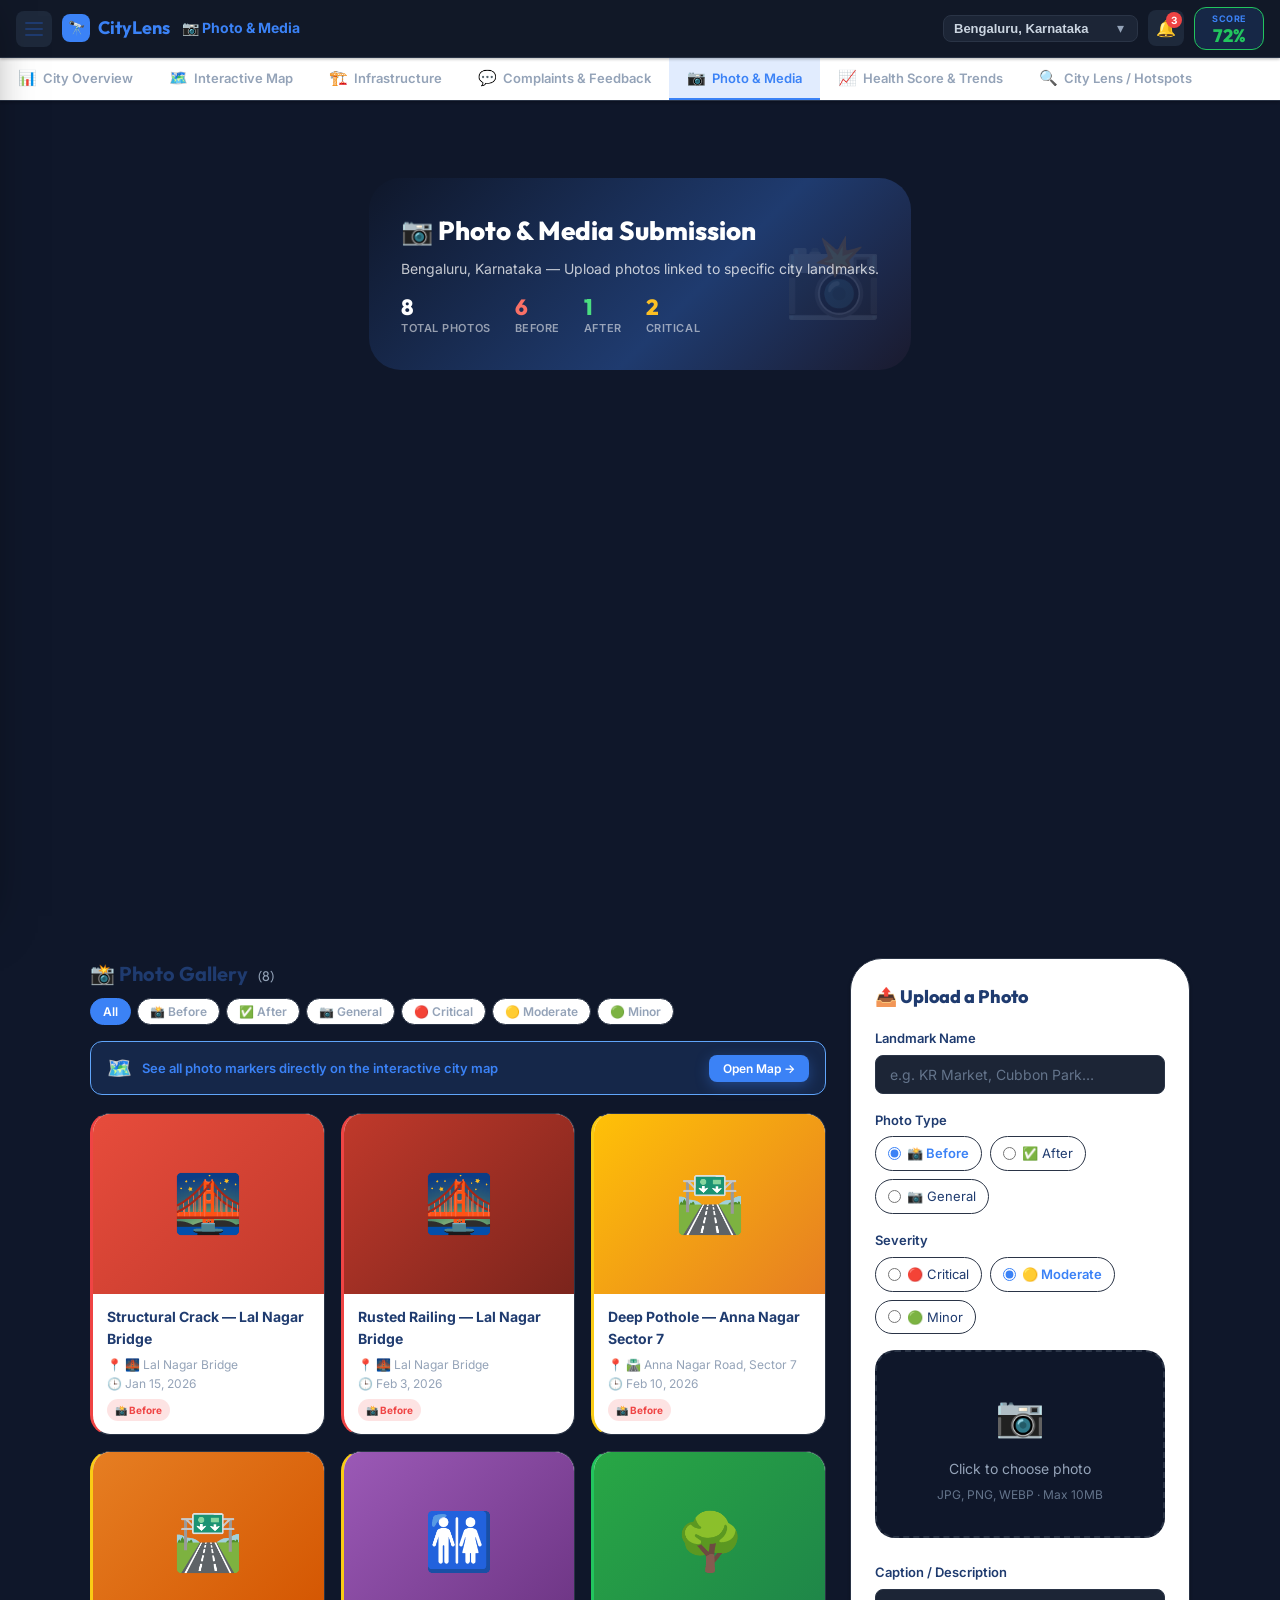
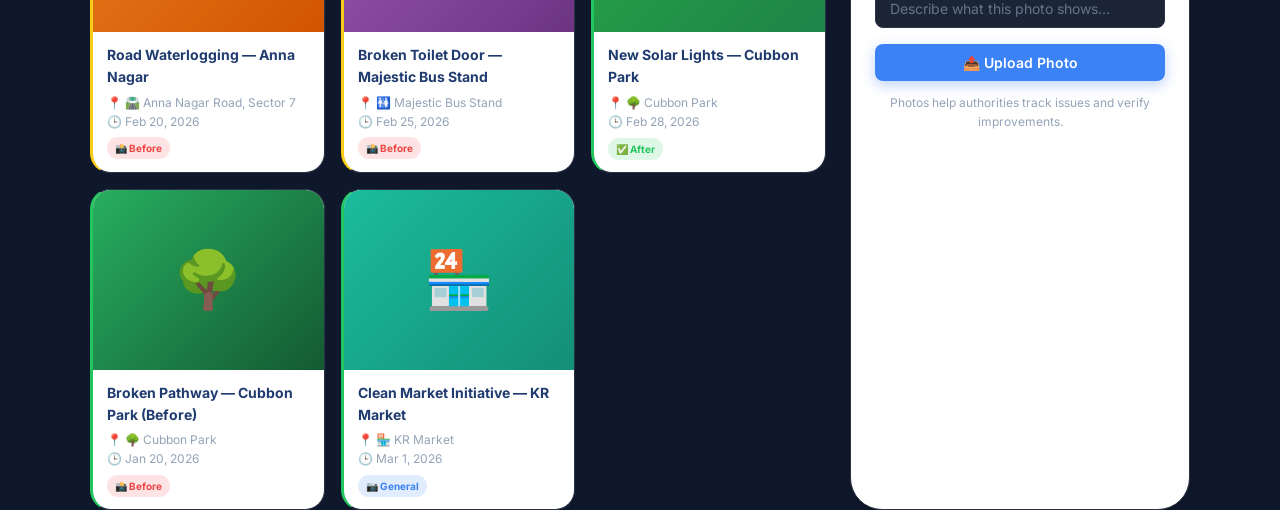
<file: photos.html>
<!DOCTYPE html>
<html lang="en">

<head>
    <meta charset="UTF-8" />
    <meta name="viewport" content="width=device-width,initial-scale=1.0" />
    <title>CityLens — Photo & Media</title>
    <meta name="description"
        content="Upload and browse city issue photos linked to landmarks. Click any photo to open the full zoomable lightbox with citizen comments." />
    <link rel="stylesheet" href="css/style.css" />
    <link rel="stylesheet" href="css/dashboard.css" />
</head>

<body class="dashboard-body" style="overflow-y:auto">
    <div id="toast-container"></div>

    <!-- ══════════════════════════════════════════
         PHOTO LIGHTBOX (full-page overlay)
    ══════════════════════════════════════════ -->
    <div class="photo-lightbox-overlay" id="photo-lightbox-overlay" onclick="lbClickOut(event)">
        <div class="photo-lightbox" id="photo-lightbox">

            <div class="lb-header">
                <div class="lb-header-left">
                    <div class="lb-landmark-name" id="lb-landmark-name">Landmark</div>
                    <div class="lb-photo-title" id="lb-photo-title">Photo Title</div>
                </div>
                <button class="lb-close-btn" onclick="closeLightbox()">✕</button>
            </div>

            <div class="lb-stage" id="lb-stage">
                <div class="lb-severity-bar" id="lb-sev-bar"></div>
                <div class="lb-photo-display" id="lb-photo-display">📷</div>

                <button class="lb-nav-btn prev" id="lb-prev-btn" onclick="lbNavigate(-1)">‹</button>
                <button class="lb-nav-btn next" id="lb-next-btn" onclick="lbNavigate(1)">›</button>

                <div class="lb-dots" id="lb-dots"></div>

                <div class="lb-zoom-controls">
                    <button class="lb-zoom-btn" onclick="lbZoom(-1)" title="Zoom out">−</button>
                    <button class="lb-zoom-btn" onclick="lbZoom(1)" title="Zoom in">+</button>
                    <button class="lb-zoom-btn" onclick="lbResetZoom()" title="Reset zoom"
                        style="font-size:13px">⊙</button>
                </div>

                <button class="lb-fullscreen-btn" onclick="lbFullscreen()" title="Fullscreen">⛶</button>
            </div>

            <div class="lb-info-row">
                <span class="lb-severity-pill" id="lb-sev-pill"></span>
                <span class="lb-type-pill" id="lb-type-pill"></span>
                <span class="lb-uploader" id="lb-uploader"></span>
            </div>

            <div class="lb-caption" id="lb-caption"></div>

            <div class="lb-thumb-strip" id="lb-thumb-strip"></div>

            <div class="lb-comments-section">
                <div class="lb-comments-label">💬 Citizen Comments</div>
                <div id="lb-comments-list"></div>
            </div>
        </div>
    </div>

    <style>
        /* ══ Page Layout ══ */
        .page-main {
            min-height: 100vh;
            padding: 120px 24px 40px;
            background: var(--bg);
        }

        .photos-layout {
            max-width: 1100px;
            margin: 0 auto;
            display: grid;
            grid-template-columns: 1fr 340px;
            gap: 24px;
        }

        /* Hero */
        .photo-hero {
            background: linear-gradient(135deg, #0f172a, #1F3B6F 60%, #1a1a2e);
            border-radius: var(--radius-xl);
            padding: 32px;
            margin-bottom: 28px;
            color: white;
            position: relative;
            overflow: hidden;
        }

        .photo-hero::before {
            content: "📸";
            position: absolute;
            right: 28px;
            top: 50%;
            transform: translateY(-50%);
            font-size: 80px;
            opacity: .12;
        }

        .photo-hero h1 {
            font-family: 'Outfit', sans-serif;
            font-size: 26px;
            font-weight: 800;
            margin-bottom: 6px;
        }

        .photo-hero p {
            opacity: .75;
            font-size: 14px;
        }

        /* Stats row inside hero */
        .hero-stats {
            display: flex;
            gap: 24px;
            margin-top: 16px;
            flex-wrap: wrap;
        }

        .hero-stat-item {
            display: flex;
            flex-direction: column;
            gap: 2px;
        }

        .hero-stat-value {
            font-family: 'Outfit', sans-serif;
            font-size: 22px;
            font-weight: 800;
            color: white;
            line-height: 1;
        }

        .hero-stat-label {
            font-size: 11px;
            color: rgba(255, 255, 255, .55);
            font-weight: 600;
            text-transform: uppercase;
            letter-spacing: .05em;
        }

        /* Upload panel */
        .upload-area {
            background: var(--white);
            border: 1.5px solid var(--gray-200);
            border-radius: var(--radius-xl);
            padding: 24px;
            position: sticky;
            top: 120px;
            box-shadow: var(--shadow-sm);
        }

        .upload-area h3 {
            font-family: 'Outfit', sans-serif;
            font-size: 18px;
            font-weight: 800;
            margin-bottom: 16px;
        }

        /* Drop zone */
        .drop-zone {
            border: 2.5px dashed var(--gray-200);
            border-radius: var(--radius-lg);
            padding: 32px 20px;
            text-align: center;
            cursor: pointer;
            transition: var(--transition);
            background: var(--bg);
        }

        .drop-zone:hover {
            border-color: var(--blue-mid);
            background: var(--blue-light);
        }

        .drop-zone-icon {
            font-size: 40px;
            margin-bottom: 10px;
        }

        .drop-zone-text {
            font-size: 14px;
            color: var(--gray-text);
            margin-bottom: 4px;
        }

        .drop-zone-sub {
            font-size: 12px;
            color: var(--gray-400);
        }

        /* Gallery grid */
        .photo-gallery-grid {
            display: grid;
            grid-template-columns: repeat(auto-fill, minmax(220px, 1fr));
            gap: 16px;
        }

        /* ── Photo Card ── */
        .photo-card {
            background: var(--white);
            border: 1.5px solid var(--gray-200);
            border-radius: var(--radius-lg);
            overflow: hidden;
            transition: var(--transition);
            animation: fadeInUp .3s ease both;
            cursor: pointer;
            position: relative;
        }

        .photo-card:hover {
            box-shadow: var(--shadow-md);
            transform: translateY(-4px);
            border-color: var(--blue-mid);
        }

        .photo-card:hover .photo-open-hint {
            opacity: 1;
        }

        /* Severity left border accent */
        .photo-card.sev-red {
            border-left: 3px solid var(--red);
        }

        .photo-card.sev-yellow {
            border-left: 3px solid var(--yellow);
        }

        .photo-card.sev-green {
            border-left: 3px solid var(--green);
        }

        /* Open hint overlay */
        .photo-open-hint {
            position: absolute;
            inset: 0;
            background: rgba(15, 23, 42, .55);
            display: flex;
            align-items: center;
            justify-content: center;
            opacity: 0;
            transition: opacity .2s;
            border-radius: calc(var(--radius-lg) - 2px);
        }

        .photo-open-hint span {
            background: rgba(255, 255, 255, .15);
            backdrop-filter: blur(8px);
            color: white;
            font-size: 13px;
            font-weight: 700;
            padding: 8px 18px;
            border-radius: 100px;
            border: 1px solid rgba(255, 255, 255, .25);
        }

        .photo-thumb-large {
            height: 180px;
            display: flex;
            align-items: center;
            justify-content: center;
            font-size: 56px;
            background: var(--gray-100);
        }

        .photo-thumb-large img {
            width: 100%;
            height: 100%;
            object-fit: cover;
        }

        .photo-card-body {
            padding: 12px 14px;
        }

        .photo-card-title {
            font-weight: 700;
            font-size: 14px;
            margin-bottom: 4px;
        }

        .photo-card-meta {
            font-size: 12px;
            color: var(--gray-text);
        }

        .type-badge {
            font-size: 10px;
            font-weight: 700;
            padding: 3px 8px;
            border-radius: 100px;
            display: inline-block;
            margin-top: 6px;
        }

        .type-before {
            background: var(--red-light);
            color: var(--red);
        }

        .type-after {
            background: var(--green-light);
            color: var(--green);
        }

        .type-general {
            background: var(--blue-light);
            color: var(--blue-dark);
        }

        .preview-uploaded {
            display: flex;
            gap: 6px;
            flex-wrap: wrap;
            margin-top: 8px;
        }

        .preview-uploaded img {
            width: 52px;
            height: 52px;
            object-fit: cover;
            border-radius: 8px;
            border: 2px solid var(--blue-mid);
        }

        /* ══ Lightbox Styles ══ */
        .photo-lightbox-overlay {
            position: fixed;
            inset: 0;
            background: rgba(0, 0, 0, .92);
            z-index: 9999;
            display: flex;
            align-items: center;
            justify-content: center;
            opacity: 0;
            pointer-events: none;
            transition: opacity .25s ease;
            backdrop-filter: blur(6px);
        }

        .photo-lightbox-overlay.active {
            opacity: 1;
            pointer-events: all;
        }

        .photo-lightbox {
            background: #0f172a;
            border-radius: 20px;
            width: min(94vw, 940px);
            max-height: 92vh;
            display: flex;
            flex-direction: column;
            overflow: hidden;
            box-shadow: 0 32px 80px rgba(0, 0, 0, .8);
            border: 1px solid rgba(255, 255, 255, .08);
            animation: lbIn .3s cubic-bezier(.34, 1.56, .64, 1) both;
        }

        @keyframes lbIn {
            from {
                transform: scale(.88) translateY(20px);
                opacity: 0;
            }

            to {
                transform: scale(1) translateY(0px);
                opacity: 1;
            }
        }

        .lb-header {
            display: flex;
            align-items: center;
            justify-content: space-between;
            padding: 16px 20px 12px;
            border-bottom: 1px solid rgba(255, 255, 255, .08);
        }

        .lb-header-left {
            display: flex;
            flex-direction: column;
            gap: 2px;
        }

        .lb-landmark-name {
            font-size: 13px;
            font-weight: 600;
            color: rgba(255, 255, 255, .5);
            letter-spacing: .04em;
            text-transform: uppercase;
        }

        .lb-photo-title {
            font-family: 'Outfit', sans-serif;
            font-size: 18px;
            font-weight: 800;
            color: #fff;
        }

        .lb-close-btn {
            width: 36px;
            height: 36px;
            border-radius: 50%;
            background: rgba(255, 255, 255, .1);
            border: none;
            cursor: pointer;
            color: white;
            font-size: 18px;
            transition: background .2s;
            display: flex;
            align-items: center;
            justify-content: center;
        }

        .lb-close-btn:hover {
            background: rgba(255, 255, 255, .22);
        }

        .lb-stage {
            position: relative;
            flex: 1;
            min-height: 0;
            overflow: hidden;
            cursor: zoom-in;
            background: #070d1a;
            display: flex;
            align-items: center;
            justify-content: center;
        }

        .lb-stage.zoomed {
            cursor: zoom-out;
        }

        .lb-photo-display {
            width: 100%;
            height: 340px;
            display: flex;
            align-items: center;
            justify-content: center;
            font-size: 110px;
            transition: transform .35s cubic-bezier(.25, .46, .45, .94);
            transform-origin: center center;
            user-select: none;
        }

        .lb-photo-display.has-img {
            font-size: 0;
        }

        .lb-photo-display img {
            width: 100%;
            height: 100%;
            object-fit: cover;
        }

        .lb-severity-bar {
            position: absolute;
            top: 0;
            left: 0;
            right: 0;
            height: 3px;
        }

        .lb-severity-bar.red {
            background: linear-gradient(90deg, #E74C3C, #c0392b);
        }

        .lb-severity-bar.yellow {
            background: linear-gradient(90deg, #FFC107, #e67e22);
        }

        .lb-severity-bar.green {
            background: linear-gradient(90deg, #28A745, #1abc9c);
        }

        .lb-nav-btn {
            position: absolute;
            top: 50%;
            transform: translateY(-50%);
            width: 44px;
            height: 44px;
            border-radius: 50%;
            background: rgba(255, 255, 255, .12);
            border: 1px solid rgba(255, 255, 255, .2);
            color: white;
            font-size: 20px;
            cursor: pointer;
            display: flex;
            align-items: center;
            justify-content: center;
            transition: background .2s, transform .2s;
            z-index: 10;
            backdrop-filter: blur(4px);
        }

        .lb-nav-btn:hover {
            background: rgba(255, 255, 255, .25);
            transform: translateY(-50%) scale(1.08);
        }

        .lb-nav-btn.prev {
            left: 12px;
        }

        .lb-nav-btn.next {
            right: 12px;
        }

        .lb-nav-btn:disabled {
            opacity: .3;
            pointer-events: none;
        }

        .lb-zoom-controls {
            position: absolute;
            bottom: 12px;
            right: 12px;
            display: flex;
            gap: 6px;
        }

        .lb-zoom-btn {
            width: 36px;
            height: 36px;
            border-radius: 10px;
            background: rgba(0, 0, 0, .6);
            border: 1px solid rgba(255, 255, 255, .15);
            color: white;
            font-size: 18px;
            font-weight: 700;
            cursor: pointer;
            display: flex;
            align-items: center;
            justify-content: center;
            transition: background .2s;
        }

        .lb-zoom-btn:hover {
            background: rgba(255, 255, 255, .2);
        }

        .lb-dots {
            position: absolute;
            bottom: 14px;
            left: 50%;
            transform: translateX(-50%);
            display: flex;
            gap: 6px;
        }

        .lb-dot {
            width: 7px;
            height: 7px;
            border-radius: 50%;
            background: rgba(255, 255, 255, .3);
            transition: background .2s, width .2s;
            cursor: pointer;
        }

        .lb-dot.active {
            background: white;
            width: 20px;
            border-radius: 10px;
        }

        .lb-fullscreen-btn {
            position: absolute;
            top: 12px;
            right: 12px;
            width: 34px;
            height: 34px;
            border-radius: 8px;
            background: rgba(0, 0, 0, .5);
            border: 1px solid rgba(255, 255, 255, .15);
            color: white;
            font-size: 15px;
            cursor: pointer;
            display: flex;
            align-items: center;
            justify-content: center;
            transition: background .2s;
        }

        .lb-fullscreen-btn:hover {
            background: rgba(255, 255, 255, .2);
        }

        .lb-info-row {
            display: flex;
            align-items: center;
            gap: 10px;
            padding: 12px 20px;
            border-top: 1px solid rgba(255, 255, 255, .07);
            flex-wrap: wrap;
        }

        .lb-severity-pill {
            font-size: 11px;
            font-weight: 800;
            padding: 3px 10px;
            border-radius: 100px;
            letter-spacing: .04em;
        }

        .lb-sev-red {
            background: rgba(231, 76, 60, .2);
            color: #f97066;
        }

        .lb-sev-yellow {
            background: rgba(255, 193, 7, .18);
            color: #ffc107;
        }

        .lb-sev-green {
            background: rgba(40, 167, 69, .18);
            color: #4ade80;
        }

        .lb-type-pill {
            font-size: 11px;
            font-weight: 700;
            padding: 3px 10px;
            border-radius: 100px;
            background: rgba(255, 255, 255, .08);
            color: rgba(255, 255, 255, .6);
        }

        .lb-uploader {
            font-size: 12px;
            color: rgba(255, 255, 255, .45);
            margin-left: auto;
        }

        .lb-caption {
            padding: 0 20px 14px;
            font-size: 13.5px;
            color: rgba(255, 255, 255, .72);
            line-height: 1.6;
        }

        .lb-thumb-strip {
            display: flex;
            gap: 8px;
            padding: 10px 20px 14px;
            overflow-x: auto;
            scrollbar-width: thin;
            scrollbar-color: rgba(255, 255, 255, .2) transparent;
            border-top: 1px solid rgba(255, 255, 255, .06);
        }

        .lb-thumb {
            width: 58px;
            height: 50px;
            border-radius: 9px;
            flex-shrink: 0;
            cursor: pointer;
            border: 2px solid transparent;
            display: flex;
            align-items: center;
            justify-content: center;
            font-size: 22px;
            transition: border .2s, transform .2s;
            overflow: hidden;
        }

        .lb-thumb.active {
            border-color: #3b82f6;
            transform: scale(1.05);
        }

        .lb-thumb:hover {
            border-color: rgba(255, 255, 255, .4);
        }

        .lb-thumb img {
            width: 100%;
            height: 100%;
            object-fit: cover;
        }

        .lb-comments-section {
            padding: 0 20px 4px;
            border-top: 1px solid rgba(255, 255, 255, .07);
            max-height: 160px;
            overflow-y: auto;
        }

        .lb-comments-label {
            font-size: 11px;
            font-weight: 700;
            letter-spacing: .06em;
            color: rgba(255, 255, 255, .4);
            text-transform: uppercase;
            padding: 12px 0 8px;
        }

        .lb-comment-item {
            display: flex;
            gap: 10px;
            margin-bottom: 10px;
            align-items: flex-start;
        }

        .lb-comment-avatar {
            width: 28px;
            height: 28px;
            border-radius: 50%;
            background: linear-gradient(135deg, #3b82f6, #8b5cf6);
            display: flex;
            align-items: center;
            justify-content: center;
            font-size: 12px;
            font-weight: 700;
            color: white;
            flex-shrink: 0;
        }

        .lb-comment-author {
            font-size: 12px;
            font-weight: 700;
            color: rgba(255, 255, 255, .8);
        }

        .lb-comment-text {
            font-size: 12.5px;
            color: rgba(255, 255, 255, .55);
            margin-top: 2px;
            line-height: 1.5;
        }

        .lb-comment-meta {
            font-size: 11px;
            color: rgba(255, 255, 255, .3);
            margin-top: 3px;
        }

        @media(max-width:800px) {
            .photos-layout {
                grid-template-columns: 1fr;
            }

            .upload-area {
                position: static;
            }
        }
    </style>

    <!-- Hero -->
    <div class="page-main" style="max-width:1100px;margin:0 auto">
        <div class="photo-hero">
            <h1>📷 Photo &amp; Media Submission</h1>
            <p id="photo-sub">Upload photos linked to landmarks. Track before &amp; after improvements visually.</p>
            <div class="hero-stats">
                <div class="hero-stat-item">
                    <div class="hero-stat-value" id="stat-total">8</div>
                    <div class="hero-stat-label">Total Photos</div>
                </div>
                <div class="hero-stat-item">
                    <div class="hero-stat-value" id="stat-before" style="color:#f97066">5</div>
                    <div class="hero-stat-label">Before</div>
                </div>
                <div class="hero-stat-item">
                    <div class="hero-stat-value" id="stat-after" style="color:#4ade80">1</div>
                    <div class="hero-stat-label">After</div>
                </div>
                <div class="hero-stat-item">
                    <div class="hero-stat-value" id="stat-crit" style="color:#fbbf24">2</div>
                    <div class="hero-stat-label">Critical</div>
                </div>
            </div>
        </div>
    </div>

    <div class="page-main" style="padding-top:0">
        <div class="photos-layout">

            <!-- Gallery -->
            <div>
                <div
                    style="display:flex;justify-content:space-between;align-items:center;margin-bottom:16px;flex-wrap:wrap;gap:8px">
                    <div style="font-family:'Outfit',sans-serif;font-size:20px;font-weight:700">📸 Photo Gallery
                        <span id="gallery-count"
                            style="font-size:14px;font-weight:400;color:var(--gray-text);margin-left:6px"></span>
                    </div>
                    <div style="display:flex;gap:6px;flex-wrap:wrap">
                        <button class="filter-chip active" id="fc-all" onclick="filterPhotos(this,'all')">All</button>
                        <button class="filter-chip" id="fc-before" onclick="filterPhotos(this,'before')">📸
                            Before</button>
                        <button class="filter-chip" id="fc-after" onclick="filterPhotos(this,'after')">✅ After</button>
                        <button class="filter-chip" id="fc-general" onclick="filterPhotos(this,'general')">📷
                            General</button>
                        <button class="filter-chip" id="fc-red" onclick="filterPhotos(this,'sev-red')">🔴
                            Critical</button>
                        <button class="filter-chip" id="fc-yellow" onclick="filterPhotos(this,'sev-yellow')">🟡
                            Moderate</button>
                        <button class="filter-chip" id="fc-green" onclick="filterPhotos(this,'sev-green')">🟢
                            Minor</button>
                    </div>
                </div>

                <!-- "View on Map" shortcut -->
                <div
                    style="display:flex;align-items:center;gap:10px;background:var(--blue-light);border:1px solid var(--blue-mid);border-radius:var(--radius-md);padding:10px 16px;margin-bottom:18px">
                    <span style="font-size:20px">🗺️</span>
                    <span style="font-size:13px;font-weight:600;color:var(--blue-dark)">See all photo markers directly
                        on the interactive city map</span>
                    <button class="btn btn-primary btn-sm" style="margin-left:auto"
                        onclick="location.href='map.html'">Open Map →</button>
                </div>

                <div class="photo-gallery-grid" id="photo-gallery"></div>
            </div>

            <!-- Upload Panel -->
            <div class="upload-area">
                <h3>📤 Upload a Photo</h3>
                <div class="form-group">
                    <label class="form-label" for="p-landmark">Landmark Name</label>
                    <input type="text" class="input" id="p-landmark" placeholder="e.g. KR Market, Cubbon Park…">
                </div>
                <div class="form-group">
                    <label class="form-label">Photo Type</label>
                    <div class="radio-group">
                        <label class="radio-option"><input type="radio" name="p-type" value="before" checked><span>📸
                                Before</span></label>
                        <label class="radio-option"><input type="radio" name="p-type" value="after"><span>✅
                                After</span></label>
                        <label class="radio-option"><input type="radio" name="p-type" value="general"><span>📷
                                General</span></label>
                    </div>
                </div>
                <div class="form-group">
                    <label class="form-label">Severity</label>
                    <div class="radio-group">
                        <label class="radio-option"><input type="radio" name="p-sev" value="red"><span>🔴
                                Critical</span></label>
                        <label class="radio-option"><input type="radio" name="p-sev" value="yellow" checked><span>🟡
                                Moderate</span></label>
                        <label class="radio-option"><input type="radio" name="p-sev" value="green"><span>🟢
                                Minor</span></label>
                    </div>
                </div>
                <div class="form-group">
                    <label for="p-file">
                        <div class="drop-zone" id="drop-zone">
                            <div class="drop-zone-icon">📷</div>
                            <div class="drop-zone-text">Click to choose photo</div>
                            <div class="drop-zone-sub">JPG, PNG, WEBP · Max 10MB</div>
                        </div>
                        <input type="file" id="p-file" accept="image/*" style="display:none"
                            onchange="onFileChosen(event)">
                    </label>
                    <div class="preview-uploaded" id="p-preview"></div>
                </div>
                <div class="form-group">
                    <label class="form-label" for="p-caption">Caption / Description</label>
                    <input class="input" id="p-caption" type="text" placeholder="Describe what this photo shows…">
                </div>
                <button class="btn btn-primary btn-full" onclick="uploadPhoto()">📤 Upload Photo</button>
                <div style="font-size:12px;color:var(--gray-text);margin-top:12px;text-align:center">
                    Photos help authorities track issues and verify improvements.
                </div>
            </div>
        </div>
    </div>

    <script src="js/data.js"></script>
    <script src="js/shared.js"></script>
    <script>
        // ══════════════════════════════════════════
        //  DATA
        // ══════════════════════════════════════════
        // Merge PHOTO_REPORTS (from data.js) as base gallery data
        // and add any user-uploaded photos on top.
        let uploadedPhotos = [];
        let allPhotos = [];

        function buildAllPhotos() {
            const base = (typeof PHOTO_REPORTS !== "undefined" ? PHOTO_REPORTS : []).map(p => ({
                id: p.id,
                emoji: p.emoji,
                src: p.src || null,
                caption: p.caption,
                title: p.title,
                lm: (() => {
                    // resolve landmark name from all available LANDMARKS
                    for (const city in LANDMARKS) {
                        const lm = LANDMARKS[city].find(l => l.id === p.landmarkId);
                        if (lm) return `${lm.icon} ${lm.name}`;
                    }
                    return "—";
                })(),
                landmarkId: p.landmarkId,
                type: p.type,
                severity: p.severity,
                uploaded: p.uploaded,
                uploadedBy: p.uploadedBy,
                thumbBg: p.thumbBg,
                comments: p.comments || [],
            }));
            allPhotos = [...uploadedPhotos, ...base];
        }

        // ══════════════════════════════════════════
        //  LIGHTBOX ENGINE
        // ══════════════════════════════════════════
        let lbPhotos = [], lbIndex = 0, lbZoomLvl = 1, lbContextLm = "";
        const ZOOM_MIN = 1, ZOOM_MAX = 4, ZOOM_STEP = 0.5;

        function openLightbox(photos, startIndex, landmarkName) {
            if (!photos || !photos.length) return;
            lbPhotos = photos;
            lbIndex = startIndex || 0;
            lbContextLm = landmarkName || "";
            lbZoomLvl = 1;
            renderLightbox();
            document.getElementById("photo-lightbox-overlay").classList.add("active");
            document.body.style.overflow = "hidden";
        }

        function closeLightbox() {
            document.getElementById("photo-lightbox-overlay").classList.remove("active");
            document.body.style.overflow = "";
            lbResetZoom();
        }

        function lbClickOut(ev) {
            if (ev.target === document.getElementById("photo-lightbox-overlay")) closeLightbox();
        }

        function renderLightbox() {
            const p = lbPhotos[lbIndex];
            if (!p) return;

            document.getElementById("lb-landmark-name").textContent = lbContextLm || p.lm || "Photo";
            document.getElementById("lb-photo-title").textContent = p.title || p.caption;

            // Severity bar
            document.getElementById("lb-sev-bar").className = "lb-severity-bar " + (p.severity || "green");

            // Photo display
            const display = document.getElementById("lb-photo-display");
            if (p.src) {
                display.innerHTML = `<img src="${p.src}" alt="${p.caption}" draggable="false">`;
                display.classList.add("has-img");
                display.style.background = "";
            } else {
                display.innerHTML = p.emoji || "📷";
                display.classList.remove("has-img");
                display.style.background = p.thumbBg || "rgba(255,255,255,.05)";
            }
            lbResetZoom(false);

            // Stage click = zoom
            const stage = document.getElementById("lb-stage");
            stage.onclick = null;
            stage.onclick = (e) => {
                if (e.target.closest(".lb-nav-btn, .lb-zoom-controls, .lb-fullscreen-btn")) return;
                lbZoom(lbZoomLvl < ZOOM_MAX ? 1 : -999);
            };

            // Pills
            const sevMap = { red: ["🔴 Critical", "lb-sev-red"], yellow: ["🟡 Moderate", "lb-sev-yellow"], green: ["🟢 Minor", "lb-sev-green"] };
            const [sevLabel, sevClass] = sevMap[p.severity || "green"];
            const pill = document.getElementById("lb-sev-pill");
            pill.textContent = sevLabel; pill.className = "lb-severity-pill " + sevClass;

            const typeLabels = { before: "📸 Before", after: "✅ After", general: "📷 General" };
            document.getElementById("lb-type-pill").textContent = typeLabels[p.type] || "📷";
            document.getElementById("lb-uploader").textContent = `📅 ${p.uploaded}  ·  👤 ${p.uploadedBy || "Citizen"}`;

            document.getElementById("lb-caption").textContent = p.caption;

            // Nav
            document.getElementById("lb-prev-btn").disabled = (lbIndex === 0);
            document.getElementById("lb-next-btn").disabled = (lbIndex === lbPhotos.length - 1);

            // Dots
            document.getElementById("lb-dots").innerHTML = lbPhotos.map((_, i) =>
                `<div class="lb-dot ${i === lbIndex ? "active" : ""}" onclick="lbGoTo(${i})"></div>`
            ).join("");

            // Thumbs
            document.getElementById("lb-thumb-strip").innerHTML = lbPhotos.map((ph, i) => `
                <div class="lb-thumb ${i === lbIndex ? "active" : ""}" onclick="lbGoTo(${i})"
                     ${ph.src ? "" : `style="background:${ph.thumbBg || "rgba(255,255,255,.08)"}`}">
                    ${ph.src ? `<img src="${ph.src}" alt="">` : (ph.emoji || "📷")}
                </div>`).join("");

            // Comments
            document.getElementById("lb-comments-list").innerHTML = (p.comments || []).map(c => `
                <div class="lb-comment-item">
                    <div class="lb-comment-avatar">${c.author.charAt(0)}</div>
                    <div class="lb-comment-body">
                        <div class="lb-comment-author">${c.author}</div>
                        <div class="lb-comment-text">${c.text}</div>
                        <div class="lb-comment-meta">▲ ${c.votes} · ${c.time}</div>
                    </div>
                </div>`).join("") || `<p style="color:rgba(255,255,255,.3);font-size:13px;padding-bottom:12px">No comments yet. Be the first!</p>`;
        }

        function lbNavigate(dir) {
            const next = lbIndex + dir;
            if (next < 0 || next >= lbPhotos.length) return;
            lbIndex = next; lbZoomLvl = 1; renderLightbox();
        }

        function lbGoTo(i) { lbIndex = i; lbZoomLvl = 1; renderLightbox(); }

        function lbZoom(dir) {
            lbZoomLvl = dir === -999 ? 1 : Math.min(ZOOM_MAX, Math.max(ZOOM_MIN, lbZoomLvl + dir * ZOOM_STEP));
            const d = document.getElementById("lb-photo-display");
            d.style.transform = `scale(${lbZoomLvl})`;
            document.getElementById("lb-stage").classList.toggle("zoomed", lbZoomLvl > 1);
        }

        function lbResetZoom(render = true) {
            lbZoomLvl = 1;
            if (render) {
                const d = document.getElementById("lb-photo-display");
                if (d) d.style.transform = "scale(1)";
                document.getElementById("lb-stage")?.classList.remove("zoomed");
            }
        }

        function lbFullscreen() {
            const lb = document.getElementById("photo-lightbox");
            if (!document.fullscreenElement) lb.requestFullscreen?.().catch(() => { });
            else document.exitFullscreen?.();
        }

        document.addEventListener("keydown", (e) => {
            if (!document.getElementById("photo-lightbox-overlay").classList.contains("active")) return;
            if (e.key === "ArrowRight") lbNavigate(1);
            if (e.key === "ArrowLeft") lbNavigate(-1);
            if (e.key === "Escape") closeLightbox();
            if (e.key === "+" || e.key === "=") lbZoom(1);
            if (e.key === "-") lbZoom(-1);
        });

        // ══════════════════════════════════════════
        //  GALLERY RENDER
        // ══════════════════════════════════════════
        let currentFilter = "all";

        function filterPhotos(btn, filter) {
            document.querySelectorAll(".filter-chip").forEach(c => c.classList.remove("active"));
            btn.classList.add("active");
            currentFilter = filter;
            renderGallery(getFiltered());
        }

        function getFiltered() {
            if (currentFilter === "all") return allPhotos;
            if (currentFilter.startsWith("sev-")) {
                const sev = currentFilter.replace("sev-", "");
                return allPhotos.filter(p => p.severity === sev);
            }
            return allPhotos.filter(p => p.type === currentFilter);
        }

        function updateStats() {
            document.getElementById("stat-total").textContent = allPhotos.length;
            document.getElementById("stat-before").textContent = allPhotos.filter(p => p.type === "before").length;
            document.getElementById("stat-after").textContent = allPhotos.filter(p => p.type === "after").length;
            document.getElementById("stat-crit").textContent = allPhotos.filter(p => p.severity === "red").length;
        }

        function renderGallery(photos) {
            const grid = document.getElementById("photo-gallery");
            document.getElementById("gallery-count").textContent = `(${photos.length})`;
            grid.innerHTML = "";

            if (!photos.length) {
                grid.innerHTML = `<p style="color:var(--gray-text);grid-column:1/-1;text-align:center;padding:40px">No photos in this category yet.</p>`;
                return;
            }

            photos.forEach((p, i) => {
                const typeClass = `type-${p.type}`;
                const typeLabel = p.type === "before" ? "📸 Before" : p.type === "after" ? "✅ After" : "📷 General";
                const sevClass = `sev-${p.severity || "green"}`;

                // Find index in allPhotos so lightbox context is correct
                const globalIndex = allPhotos.indexOf(p);

                const card = document.createElement("div");
                card.className = `photo-card ${sevClass}`;
                card.style.animationDelay = `${i * 50}ms`;
                card.setAttribute("role", "button");
                card.setAttribute("tabindex", "0");
                card.setAttribute("aria-label", `View photo: ${p.title || p.caption}`);
                card.onclick = () => openLightbox(allPhotos, globalIndex, p.lm);
                card.onkeydown = (e) => { if (e.key === "Enter") card.click(); };

                card.innerHTML = `
                    <div class="photo-open-hint"><span>🔍 View & Zoom</span></div>
                    <div class="photo-thumb-large" style="${p.src ? "" : "background:" + (p.thumbBg || "var(--gray-100)")}">
                        ${p.src ? `<img src="${p.src}" alt="${p.caption}">` : `<span>${p.emoji || "📷"}</span>`}
                    </div>
                    <div class="photo-card-body">
                        <div class="photo-card-title">${p.title || p.caption}</div>
                        <div class="photo-card-meta">📍 ${p.lm}</div>
                        <div class="photo-card-meta">🕒 ${p.uploaded}</div>
                        <span class="type-badge ${typeClass}">${typeLabel}</span>
                    </div>`;
                grid.appendChild(card);
            });
        }

        // ══════════════════════════════════════════
        //  UPLOAD
        // ══════════════════════════════════════════
        function populateDropdown(city) {
            const sel = document.getElementById("p-landmark"); if (!sel) return;
            sel.innerHTML = `<option value="">— Select landmark —</option>`;
            (LANDMARKS[city.id] || []).forEach(lm => {
                const o = document.createElement("option");
                o.value = lm.id; o.textContent = `${lm.icon} ${lm.name}`;
                sel.appendChild(o);
            });
        }

        function onFileChosen(ev) {
            const prev = document.getElementById("p-preview"); prev.innerHTML = "";
            const dz = document.getElementById("drop-zone");
            Array.from(ev.target.files).forEach(f => {
                const img = document.createElement("img"); img.src = URL.createObjectURL(f); prev.appendChild(img);
                dz.innerHTML = `<div style="font-size:28px">✅</div><div style="font-size:13px;font-weight:600;color:var(--green)">Photo selected</div><div style="font-size:11px;color:var(--gray-text)">${f.name}</div>`;
            });
        }

        function uploadPhoto() {
            const file = document.getElementById("p-file").files[0];
            const lm = document.getElementById("p-landmark")?.value?.trim() || "City Area";
            const type = document.querySelector('input[name="p-type"]:checked')?.value || "general";
            const sev = document.querySelector('input[name="p-sev"]:checked')?.value || "green";
            const caption = document.getElementById("p-caption")?.value?.trim() || "No description.";

            if (!file) { showToast("Please select a photo first.", "error"); return; }

            const reader = new FileReader();
            reader.onload = e => {
                const newP = {
                    id: `up-${Date.now()}`,
                    src: e.target.result,
                    emoji: "📷",
                    caption,
                    title: caption,
                    lm: lm,
                    landmarkId: lm, // Using lm as both text and ID for simplicity with text input
                    type,
                    severity: sev,
                    uploaded: new Date().toLocaleDateString("en-IN", { day: "numeric", month: "short", year: "numeric" }),
                    uploadedBy: "You",
                    thumbBg: sev === "red" ? "linear-gradient(135deg,#E74C3C,#c0392b)" : sev === "yellow" ? "linear-gradient(135deg,#FFC107,#e67e22)" : "linear-gradient(135deg,#28A745,#1abc9c)",
                    comments: [],
                };
                uploadedPhotos.unshift(newP);
                buildAllPhotos();
                renderGallery(getFiltered());
                updateStats();
                showToast("📷 Photo uploaded successfully!", "success");
                if (type === "after") showToast("🟢 After photo recorded! Improvement tracked.", "success");

                // auto-open in lightbox
                setTimeout(() => openLightbox(allPhotos, 0, newP.lm), 400);

                // Reset form
                document.getElementById("p-caption").value = "";
                document.getElementById("p-preview").innerHTML = "";
                document.getElementById("drop-zone").innerHTML = `<div class="drop-zone-icon">📷</div><div class="drop-zone-text">Click to choose photo</div><div class="drop-zone-sub">JPG, PNG, WEBP · Max 10MB</div>`;
            };
            reader.readAsDataURL(file);
        }

        // ══════════════════════════════════════════
        //  INIT
        // ══════════════════════════════════════════
        document.addEventListener("DOMContentLoaded", () => {
            injectSharedNavCSS(); injectNav(); injectPageNav();
            const city = getCity();
            buildAllPhotos();
            renderGallery(allPhotos);
            document.getElementById("photo-sub").textContent = `${city.name}, ${city.state} — Upload photos linked to specific city landmarks.`;
            updateStats();
        });
    </script>
</body>

</html>
</file>
<file: css/style.css>
/* ─────────────────────────────────────────────
   CityLens — Global Styles (MVP)
   ───────────────────────────────────────────── */

@import url('https://fonts.googleapis.com/css2?family=Outfit:wght@400;500;600;700;800&family=Inter:wght@400;500;600&display=swap');

/* ── CSS Variables ── */
:root {
  /* ── Brand Dark Palette ── */
  --bg: #0F172A;
  /* Primary Background: Deep Navy */
  --panel-bg: #1E293B;
  /* Secondary Panels: Dark Slate */
  --card-bg: #1C2536;
  /* Card Background */
  --modal-bg: #111827;
  /* Modal Background */
  --border: #2A3446;
  /* Borders/Dividers */

  /* ── Status Colors (Vibrant/Glow) ── */
  --green: #22C55E;
  /* Working / Good */
  --green-light: rgba(34, 197, 94, 0.15);
  --yellow: #FACC15;
  /* Needs Attention */
  --yellow-light: rgba(250, 204, 21, 0.15);
  --red: #EF4444;
  /* Critical / Broken */
  --red-light: rgba(239, 68, 68, 0.15);
  --blue-dark: #3B82F6;
  /* Highlights / Active Elements */
  --blue-mid: #60A5FA;
  --blue-light: rgba(59, 130, 246, 0.15);
  --blue-glow: rgba(59, 130, 246, 0.35);

  /* ── Typography (Soft White/Gray) ── */
  --white: #FFFFFF;
  --dark: #1F3B6F;
  /* Primary Text: Medium Navy Blue */
  --gray-100: #1E293B;
  --gray-200: #2A3446;
  --gray-400: #64748B;
  /* Muted Info */
  --gray-text: #94A3B8;
  /* Secondary Text */

  /* ── Effects ── */
  --shadow-sm: 0 1px 3px rgba(0, 0, 0, 0.3);
  --shadow-md: 0 4px 12px rgba(0, 0, 0, 0.4);
  --shadow-lg: 0 8px 24px rgba(0, 0, 0, 0.5);
  --shadow-xl: 0 16px 48px rgba(0, 0, 0, 0.6);
  --radius-sm: 8px;
  --radius-md: 12px;
  --radius-lg: 20px;
  --radius-xl: 32px;
  --transition: all 0.3s cubic-bezier(0.4, 0, 0.2, 1);
}

/* 
   Dynamic Contrast Handling:
   The CityLens system follows a 'contrast-first' rule.
   - Dark Backgrounds use Light Text (#F8FAFC)
   - Light Backgrounds use Dark Text (#0F172A)
*/
[data-theme='light'] {
  --bg: #F8FAFC;
  /* Primary Light Background */
  --panel-bg: #F1F5F9;
  --card-bg: #FFFFFF;
  --modal-bg: #FFFFFF;
  --border: #E2E8F0;
  --dark: #0F172A;
  /* Dark Text for Light BG */
  --gray-text: #475569;
  /* Darker Slate helper */
  --shadow-md: 0 4px 12px rgba(15, 23, 42, 0.08);
}

/* ── Reset ── */
*,
*::before,
*::after {
  box-sizing: border-box;
  margin: 0;
  padding: 0;
}

html {
  scroll-behavior: smooth;
  font-size: 16px;
}

body {
  font-family: 'Inter', sans-serif;
  background: var(--bg);
  color: var(--dark);
  line-height: 1.6;
  -webkit-font-smoothing: antialiased;
}

a {
  text-decoration: none;
  color: inherit;
}

button {
  cursor: pointer;
  border: none;
  background: none;
  font-family: inherit;
}

img {
  max-width: 100%;
  display: block;
}

ul {
  list-style: none;
}

/* ── Typography ── */
h1,
h2,
h3,
h4,
.brand {
  font-family: 'Outfit', sans-serif;
}

/* ── Utility ── */
.flex {
  display: flex;
}

.flex-col {
  flex-direction: column;
}

.items-center {
  align-items: center;
}

.justify-between {
  justify-content: space-between;
}

.gap-1 {
  gap: 6px;
}

.gap-2 {
  gap: 12px;
}

.gap-3 {
  gap: 18px;
}

.gap-4 {
  gap: 24px;
}

.text-sm {
  font-size: 13px;
}

.text-xs {
  font-size: 11px;
}

.font-semibold {
  font-weight: 600;
}

.hidden {
  display: none !important;
}

.sr-only {
  position: absolute;
  width: 1px;
  height: 1px;
  overflow: hidden;
  clip: rect(0, 0, 0, 0);
}

/* ── Status Colors ── */
.status-green {
  color: var(--green);
}

.status-yellow {
  color: var(--yellow);
}

.status-red {
  color: var(--red);
}

.bg-green {
  background: var(--green-light);
  color: var(--green);
}

.bg-yellow {
  background: var(--yellow-light);
  color: #856404;
}

.bg-red {
  background: var(--red-light);
  color: var(--red);
}

.bg-blue {
  background: var(--blue-light);
  color: var(--blue-dark);
}

/* ── Badge ── */
.badge {
  display: inline-flex;
  align-items: center;
  gap: 4px;
  padding: 3px 10px;
  border-radius: 100px;
  font-size: 12px;
  font-weight: 600;
  font-family: 'Inter', sans-serif;
}

/* ── Card ── */
.card {
  background: var(--card-bg);
  border-radius: var(--radius-md);
  box-shadow: var(--shadow-sm);
  border: 1px solid var(--border);
  transition: var(--transition);
}

.card:hover {
  box-shadow: var(--shadow-md);
  transform: translateY(-2px);
  border-color: var(--blue-glow);
}

/* ── Button ── */
.btn {
  display: inline-flex;
  align-items: center;
  justify-content: center;
  gap: 8px;
  padding: 10px 22px;
  border-radius: var(--radius-sm);
  font-family: 'Inter', sans-serif;
  font-size: 14px;
  font-weight: 600;
  transition: var(--transition);
  cursor: pointer;
  border: none;
}

.btn-primary {
  background: var(--blue-dark);
  color: var(--white);
  box-shadow: 0 4px 14px var(--blue-glow);
}

.btn-primary:hover {
  background: var(--blue-mid);
  box-shadow: 0 6px 20px var(--blue-glow);
  transform: translateY(-2px);
}

.btn-outline {
  background: transparent;
  color: var(--blue-dark);
  border: 2px solid var(--blue-dark);
}

.btn-outline:hover {
  background: var(--blue-light);
}

.btn-ghost {
  background: var(--gray-100);
  color: var(--gray-text);
}

.btn-ghost:hover {
  background: var(--gray-200);
  color: var(--dark);
}

.btn-danger {
  background: var(--red);
  color: white;
}

.btn-success {
  background: var(--green);
  color: white;
}

.btn-sm {
  padding: 6px 14px;
  font-size: 12px;
}

.btn-lg {
  padding: 14px 32px;
  font-size: 16px;
  border-radius: var(--radius-md);
}

.btn-full {
  width: 100%;
}

.btn-round {
  border-radius: 100px;
}

/* ── Input ── */
.input {
  width: 100%;
  padding: 10px 14px;
  border: 1.5px solid var(--border);
  border-radius: var(--radius-sm);
  font-family: 'Inter', sans-serif;
  font-size: 14px;
  background: var(--card-bg);
  color: var(--dark);
  transition: var(--transition);
  outline: none;
}

.input:focus {
  border-color: var(--blue-mid);
  box-shadow: 0 0 0 3px var(--blue-glow);
}

.input::placeholder {
  color: var(--gray-400);
}

textarea.input {
  resize: vertical;
  min-height: 90px;
}

/* ── Select ── */
.select-wrap {
  position: relative;
}

.select-wrap::after {
  content: "▾";
  position: absolute;
  right: 14px;
  top: 50%;
  transform: translateY(-50%);
  pointer-events: none;
  color: var(--gray-text);
  font-size: 14px;
}

select.input {
  appearance: none;
  cursor: pointer;
}

/* ── Modal Overlay ── */
.modal-overlay {
  position: fixed;
  inset: 0;
  z-index: 1000;
  background: rgba(10, 15, 30, 0.6);
  backdrop-filter: blur(4px);
  display: flex;
  align-items: center;
  justify-content: center;
  padding: 20px;
  opacity: 0;
  pointer-events: none;
  transition: opacity 0.25s ease;
}

.modal-overlay.active {
  opacity: 1;
  pointer-events: all;
}

.modal {
  background: var(--modal-bg);
  border-radius: var(--radius-lg);
  box-shadow: var(--shadow-xl);
  width: 100%;
  max-width: 600px;
  max-height: 90vh;
  overflow-y: auto;
  position: relative;
  transform: scale(0.95);
  transition: transform 0.25s ease;
  border: 1px solid var(--border);
}

.modal-overlay.active .modal {
  transform: scale(1);
}

.modal-header {
  padding: 24px 24px 16px;
  border-bottom: 1px solid var(--border);
  display: flex;
  align-items: flex-start;
  justify-content: space-between;
  gap: 12px;
  position: sticky;
  top: 0;
  background: var(--modal-bg);
  z-index: 2;
  border-radius: var(--radius-lg) var(--radius-lg) 0 0;
}

.modal-header h3 {
  font-family: 'Outfit', sans-serif;
  font-size: 20px;
  line-height: 1.3;
}

.modal-body {
  padding: 20px 24px;
}

.modal-footer {
  padding: 16px 24px;
  border-top: 1px solid var(--border);
  display: flex;
  gap: 10px;
  justify-content: flex-end;
  position: sticky;
  bottom: 0;
  background: var(--modal-bg);
}

.close-btn {
  width: 32px;
  height: 32px;
  border-radius: 50%;
  background: var(--gray-100);
  color: var(--gray-text);
  font-size: 18px;
  display: flex;
  align-items: center;
  justify-content: center;
  flex-shrink: 0;
  transition: var(--transition);
}

.close-btn:hover {
  background: var(--gray-200);
  color: var(--dark);
}

/* ── Toast ── */
#toast-container {
  position: fixed;
  top: 80px;
  right: 20px;
  z-index: 9999;
  display: flex;
  flex-direction: column;
  gap: 8px;
}

.toast {
  background: var(--modal-bg);
  border-radius: var(--radius-md);
  box-shadow: var(--shadow-lg);
  padding: 16px 20px;
  border: 1px solid var(--border);
  border-left: 4px solid var(--blue-dark);
  max-width: 320px;
  font-size: 14px;
  color: var(--dark);
  animation: slideInToast 0.3s ease forwards;
}

.toast.success {
  border-color: var(--green);
}

.toast.error {
  border-color: var(--red);
}

.toast.warning {
  border-color: var(--yellow);
}

@keyframes slideInToast {
  from {
    opacity: 0;
    transform: translateX(30px);
  }

  to {
    opacity: 1;
    transform: translateX(0);
  }
}

/* ── Progress Bar ── */
.progress-track {
  background: var(--gray-200);
  border-radius: 100px;
  height: 8px;
  overflow: hidden;
}

.progress-fill {
  height: 100%;
  border-radius: 100px;
  transition: width 0.8s ease;
}

.progress-fill.green {
  background: linear-gradient(90deg, var(--green), #34d058);
}

.progress-fill.yellow {
  background: linear-gradient(90deg, var(--yellow), #ffcf44);
}

.progress-fill.red {
  background: linear-gradient(90deg, var(--red), #ff6b6b);
}

/* ── Shared Nav Logo (used on both landing + dashboard) ── */
.nav-logo {
  display: flex;
  align-items: center;
  gap: 10px;
  font-family: 'Outfit', sans-serif;
  font-size: 22px;
  font-weight: 700;
  color: var(--blue-dark);
  text-decoration: none;
}

.logo-icon {
  width: 36px;
  height: 36px;
  background: var(--blue-dark);
  border-radius: 10px;
  display: flex;
  align-items: center;
  justify-content: center;
  font-size: 18px;
  flex-shrink: 0;
}

/* ── Scrollbar ── */
::-webkit-scrollbar {
  width: 6px;
  height: 6px;
}

::-webkit-scrollbar-track {
  background: var(--gray-100);
}

::-webkit-scrollbar-thumb {
  background: var(--gray-400);
  border-radius: 100px;
}

::-webkit-scrollbar-thumb:hover {
  background: var(--gray-text);
}

/* ── Pulse animations ── */
@keyframes pulse-red {

  0%,
  100% {
    box-shadow: 0 0 0 0 rgba(231, 76, 60, 0.6);
  }

  50% {
    box-shadow: 0 0 0 10px rgba(231, 76, 60, 0);
  }
}

@keyframes pulse-yellow {

  0%,
  100% {
    box-shadow: 0 0 0 0 rgba(255, 193, 7, 0.6);
  }

  50% {
    box-shadow: 0 0 0 8px rgba(255, 193, 7, 0);
  }
}

@keyframes fadeInUp {
  from {
    opacity: 0;
    transform: translateY(16px);
  }

  to {
    opacity: 1;
    transform: translateY(0);
  }
}

@keyframes countUp {
  from {
    opacity: 0;
  }

  to {
    opacity: 1;
  }
}

@keyframes shimmer {
  0% {
    background-position: -200px 0;
  }

  100% {
    background-position: calc(200px + 100%) 0;
  }
}

.skeleton {
  background: linear-gradient(90deg, var(--gray-100) 25%, var(--gray-200) 50%, var(--gray-100) 75%);
  background-size: 200px 100%;
  animation: shimmer 1.5s infinite;
  border-radius: var(--radius-sm);
}

/* ── Divider ── */
.divider {
  border: none;
  border-top: 1px solid var(--gray-200);
  margin: 16px 0;
}

/* ── Section Label ── */
.section-label {
  font-size: 11px;
  font-weight: 700;
  letter-spacing: 0.08em;
  text-transform: uppercase;
  color: var(--gray-text);
  margin-bottom: 10px;
}

/* ── Star / Icon ── */
.emoji-icon {
  width: 36px;
  height: 36px;
  border-radius: var(--radius-sm);
  display: flex;
  align-items: center;
  justify-content: center;
  font-size: 18px;
  flex-shrink: 0;
}

/* ── Radio Group ── */
.radio-group {
  display: flex;
  flex-wrap: wrap;
  gap: 8px;
}

.radio-option {
  display: flex;
  align-items: center;
  gap: 6px;
  padding: 6px 12px;
  border-radius: 100px;
  border: 1.5px solid var(--gray-200);
  font-size: 13px;
  cursor: pointer;
  transition: var(--transition);
}

.radio-option:hover {
  border-color: var(--blue-mid);
  background: var(--blue-light);
}

.radio-option input[type="radio"] {
  accent-color: var(--blue-dark);
}

.radio-option input:checked+span {
  color: var(--blue-dark);
  font-weight: 600;
}

/* ── Form Group ── */
.form-group {
  margin-bottom: 16px;
}

.form-label {
  display: block;
  font-size: 13px;
  font-weight: 600;
  margin-bottom: 6px;
  color: var(--dark);
}
</file>
<file: css/landing.css>
/* ─────────────────────────────────────────────
   CityLens — Landing Page Styles
   ───────────────────────────────────────────── */

/* ── Navbar ── */
.navbar {
    position: fixed;
    top: 0;
    left: 0;
    right: 0;
    z-index: 500;
    background: rgba(15, 23, 42, 0.85);
    backdrop-filter: blur(12px);
    border-bottom: 1px solid var(--border);
    transition: var(--transition);
}

.navbar.scrolled {
    box-shadow: var(--shadow-md);
}

.nav-inner {
    max-width: 1200px;
    margin: 0 auto;
    padding: 14px 24px;
    display: flex;
    align-items: center;
    justify-content: space-between;
}

.nav-logo {
    display: flex;
    align-items: center;
    gap: 10px;
    font-family: 'Outfit', sans-serif;
    font-size: 22px;
    font-weight: 700;
    color: var(--blue-dark);
    text-decoration: none;
}

.logo-icon {
    width: 36px;
    height: 36px;
    background: var(--blue-dark);
    border-radius: 10px;
    display: flex;
    align-items: center;
    justify-content: center;
    font-size: 18px;
}

.nav-links {
    display: flex;
    gap: 28px;
}

.nav-links a {
    font-size: 14px;
    font-weight: 500;
    color: var(--gray-text);
    transition: color 0.2s;
}

.nav-links a:hover {
    color: var(--blue-dark);
}

/* ── Hero ── */
.hero {
    min-height: 100vh;
    display: flex;
    flex-direction: column;
    align-items: center;
    justify-content: center;
    position: relative;
    overflow: hidden;
    padding: 100px 24px 40px;
    background: linear-gradient(160deg, var(--bg) 0%, var(--panel-bg) 100%);
}

.hero-bg {
    position: absolute;
    inset: 0;
    z-index: 0;
}

.hero-blob {
    position: absolute;
    border-radius: 50%;
    filter: blur(80px);
    opacity: 0.35;
    pointer-events: none;
}

.blob-1 {
    width: 600px;
    height: 600px;
    background: radial-gradient(circle, var(--blue-dark), transparent 70%);
    top: -100px;
    right: -100px;
}

.blob-2 {
    width: 400px;
    height: 400px;
    background: radial-gradient(circle, var(--green), transparent 70%);
    bottom: 100px;
    left: -100px;
}

.hero-grid {
    position: absolute;
    inset: 0;
    background-image:
        linear-gradient(rgba(31, 59, 111, 0.04) 1px, transparent 1px),
        linear-gradient(90deg, rgba(31, 59, 111, 0.04) 1px, transparent 1px);
    background-size: 60px 60px;
}

.hero-content {
    position: relative;
    z-index: 1;
    max-width: 720px;
    text-align: center;
    display: flex;
    flex-direction: column;
    align-items: center;
    gap: 20px;
}

.hero-badge {
    margin-bottom: 4px;
}

.hero-title {
    font-family: 'Outfit', sans-serif;
    font-size: clamp(40px, 6vw, 72px);
    font-weight: 800;
    line-height: 1.1;
    letter-spacing: -0.02em;
    color: var(--dark);
}

.hero-title .brand {
    color: var(--blue-dark);
}

.hero-sub {
    font-size: clamp(28px, 4vw, 44px);
    font-weight: 600;
    color: var(--blue-mid);
    display: block;
    margin-top: 4px;
}

.hero-desc {
    font-size: 17px;
    color: var(--gray-text);
    max-width: 560px;
    line-height: 1.7;
}

/* City Search Card */
.city-search-card {
    background: var(--card-bg);
    border-radius: var(--radius-xl);
    box-shadow: 0 8px 40px rgba(0, 0, 0, 0.4);
    padding: 20px 24px;
    width: 100%;
    max-width: 580px;
    margin-top: 8px;
    border: 1px solid var(--border);
}

.search-label {
    font-size: 12px;
    font-weight: 700;
    color: var(--gray-text);
    text-transform: uppercase;
    letter-spacing: 0.06em;
    margin-bottom: 12px;
}

.search-row {
    display: flex;
    gap: 10px;
    align-items: stretch;
}

.search-select-wrap {
    flex: 1;
}

.search-select-wrap .select-wrap::after {
    right: 12px;
}

.explore-btn {
    white-space: nowrap;
    padding: 10px 22px;
    font-size: 15px;
}

.city-preview {
    margin-top: 14px;
    padding: 12px 14px;
    background: var(--gray-100);
    border-radius: var(--radius-md);
    display: flex;
    align-items: center;
    justify-content: space-between;
    gap: 12px;
    transition: var(--transition);
}

.preview-left {
    display: flex;
    align-items: center;
    gap: 12px;
}

.preview-emoji {
    font-size: 28px;
}

.preview-name {
    font-family: 'Outfit', sans-serif;
    font-size: 18px;
    font-weight: 700;
    line-height: 1.2;
}

.preview-meta {
    font-size: 13px;
    color: var(--gray-text);
    margin-top: 2px;
}

.preview-score-wrap {
    text-align: right;
    flex-shrink: 0;
}

.preview-score-label {
    font-size: 11px;
    color: var(--gray-text);
    font-weight: 600;
    text-transform: uppercase;
    letter-spacing: 0.05em;
}

.preview-score {
    font-family: 'Outfit', sans-serif;
    font-size: 28px;
    font-weight: 800;
    line-height: 1.1;
}

/* Hero Stats */
.hero-stats {
    position: relative;
    z-index: 1;
    display: flex;
    align-items: center;
    gap: 0;
    background: var(--card-bg);
    border-radius: var(--radius-xl);
    box-shadow: var(--shadow-md);
    border: 1px solid var(--border);
    padding: 16px 32px;
    margin-top: 32px;
}

.stat-item {
    text-align: center;
    padding: 0 24px;
}

.stat-num {
    display: block;
    font-family: 'Outfit', sans-serif;
    font-size: 32px;
    font-weight: 800;
    color: var(--blue-dark);
}

.stat-label {
    font-size: 12px;
    color: var(--gray-text);
    font-weight: 500;
}

.stat-sep {
    width: 1px;
    height: 40px;
    background: var(--gray-200);
}

/* Skyline */
.skyline-wrap {
    position: absolute;
    bottom: 0;
    left: 0;
    right: 0;
    z-index: 0;
    pointer-events: none;
    opacity: 0.15;
}

.skyline-svg {
    width: 100%;
    display: block;
}

/* ── Section Common ── */
.section-container {
    max-width: 1200px;
    margin: 0 auto;
    padding: 0 24px;
}

.section-header {
    text-align: center;
    margin-bottom: 48px;
}

.section-tag {
    display: inline-block;
    padding: 4px 14px;
    background: var(--blue-light);
    color: var(--blue-dark);
    border-radius: 100px;
    font-size: 12px;
    font-weight: 700;
    text-transform: uppercase;
    letter-spacing: 0.07em;
    margin-bottom: 12px;
}

.section-header h2 {
    font-family: 'Outfit', sans-serif;
    font-size: clamp(26px, 4vw, 40px);
    font-weight: 700;
    color: var(--dark);
    margin-bottom: 8px;
}

.section-header p {
    font-size: 17px;
    color: var(--gray-text);
}

/* ── How It Works ── */
.how-section {
    padding: 96px 0;
    background: var(--bg);
}

.steps-grid {
    display: flex;
    align-items: stretch;
    gap: 0;
}

.step-card {
    flex: 1;
    padding: 32px 28px;
    background: var(--card-bg);
    border: 1.5px solid var(--border);
    border-radius: var(--radius-lg);
    position: relative;
    transition: var(--transition);
    animation: fadeInUp 0.5s ease both;
}

.step-card:hover {
    border-color: var(--blue-mid);
    box-shadow: 0 8px 30px rgba(31, 59, 111, 0.12);
    transform: translateY(-4px);
}

.step-connector {
    width: 48px;
    flex-shrink: 0;
    display: flex;
    align-items: center;
    justify-content: center;
    font-size: 22px;
    color: var(--gray-400);
    position: relative;
}

.step-connector::before {
    content: "→";
    font-size: 20px;
    color: var(--blue-mid);
}

.step-num {
    font-family: 'Outfit', sans-serif;
    font-size: 11px;
    font-weight: 800;
    color: var(--blue-mid);
    letter-spacing: 0.1em;
    text-transform: uppercase;
    margin-bottom: 16px;
}

.step-icon {
    font-size: 36px;
    margin-bottom: 12px;
}

.step-card h3 {
    font-family: 'Outfit', sans-serif;
    font-size: 20px;
    font-weight: 700;
    color: var(--dark);
    margin-bottom: 8px;
}

.step-card p {
    font-size: 14px;
    color: var(--gray-text);
    line-height: 1.65;
}

/* ── Featured Cities ── */
.cities-section {
    padding: 96px 0;
    background: var(--bg);
}

.cities-grid {
    display: grid;
    grid-template-columns: repeat(auto-fill, minmax(220px, 1fr));
    gap: 18px;
}

.city-tile {
    background: var(--white);
    border: 1.5px solid var(--gray-200);
    border-radius: var(--radius-lg);
    padding: 20px;
    cursor: pointer;
    transition: var(--transition);
    animation: fadeInUp 0.4s ease both;
    text-decoration: none;
    color: inherit;
}

.city-tile:hover {
    border-color: var(--blue-mid);
    box-shadow: 0 8px 24px rgba(31, 59, 111, 0.12);
    transform: translateY(-3px);
}

.city-tile-header {
    display: flex;
    justify-content: space-between;
    align-items: flex-start;
    margin-bottom: 12px;
}

.city-tile-name {
    font-family: 'Outfit', sans-serif;
    font-size: 18px;
    font-weight: 700;
}

.city-tile-state {
    font-size: 12px;
    color: var(--gray-text);
    margin-top: 2px;
}

.city-tile-score {
    font-family: 'Outfit', sans-serif;
    font-size: 22px;
    font-weight: 800;
    padding: 4px 10px;
    border-radius: var(--radius-sm);
}

.tile-issues {
    font-size: 12px;
    color: var(--gray-text);
    margin-top: 8px;
}

.tile-bar {
    margin-top: 12px;
}

.tile-known {
    font-size: 12px;
    color: var(--gray-text);
    margin-top: 8px;
    font-style: italic;
}

/* ── Features ── */
.features-section {
    padding: 96px 0;
    background: var(--bg);
}

.features-grid {
    display: grid;
    grid-template-columns: repeat(3, 1fr);
    gap: 20px;
}

.feature-card {
    padding: 24px;
    border-radius: var(--radius-lg);
    border: 1.5px solid var(--border);
    background: var(--card-bg);
    transition: var(--transition);
    animation: fadeInUp 0.5s ease both;
}

.feature-card:hover {
    border-color: var(--blue-mid);
    box-shadow: 0 8px 24px rgba(31, 59, 111, 0.1);
    transform: translateY(-2px);
}

.feature-icon {
    width: 48px;
    height: 48px;
    font-size: 24px;
    border-radius: var(--radius-md);
    margin-bottom: 14px;
}

.feature-card h4 {
    font-family: 'Outfit', sans-serif;
    font-size: 17px;
    font-weight: 700;
    margin-bottom: 8px;
    color: var(--dark);
}

.feature-card p {
    font-size: 14px;
    color: var(--gray-text);
    line-height: 1.6;
}

/* ── CTA Band ── */
.cta-band {
    background: linear-gradient(135deg, var(--blue-dark), #2d5298);
    padding: 80px 24px;
    text-align: center;
}

.cta-band-inner {
    max-width: 600px;
    margin: 0 auto;
}

.cta-band h2 {
    font-family: 'Outfit', sans-serif;
    font-size: 36px;
    font-weight: 800;
    color: white;
    margin-bottom: 12px;
}

.cta-band p {
    color: rgba(255, 255, 255, 0.75);
    font-size: 17px;
    margin-bottom: 28px;
}

.cta-band .btn-primary {
    background: white;
    color: var(--blue-dark);
    box-shadow: 0 4px 20px rgba(0, 0, 0, 0.2);
}

.cta-band .btn-primary:hover {
    background: var(--blue-light);
    transform: translateY(-2px);
}

/* ── Footer ── */
.footer {
    background: var(--dark);
    color: rgba(255, 255, 255, 0.6);
    padding: 32px 24px;
}

.footer-inner {
    max-width: 1200px;
    margin: 0 auto;
    display: flex;
    align-items: center;
    justify-content: space-between;
}

.footer-brand .nav-logo {
    color: white;
    margin-bottom: 6px;
}

.footer-brand p {
    font-size: 13px;
}

.footer-links {
    display: flex;
    align-items: center;
    gap: 16px;
    font-size: 13px;
}

.footer-links a {
    color: rgba(255, 255, 255, 0.6);
    transition: color 0.2s;
}

.footer-links a:hover {
    color: white;
}

/* ── Responsive ── */
@media (max-width: 900px) {
    .features-grid {
        grid-template-columns: repeat(2, 1fr);
    }

    .steps-grid {
        flex-direction: column;
    }

    .step-connector {
        transform: rotate(90deg);
        width: 100%;
        height: 32px;
    }

    .hero-stats {
        padding: 12px 20px;
    }

    .stat-item {
        padding: 0 14px;
    }
}

@media (max-width: 640px) {
    .nav-links {
        display: none;
    }

    .features-grid {
        grid-template-columns: 1fr;
    }

    .cities-grid {
        grid-template-columns: 1fr 1fr;
    }

    .search-row {
        flex-direction: column;
    }

    .explore-btn {
        width: 100%;
    }

    .hero-stats {
        flex-direction: column;
        gap: 12px;
    }

    .stat-sep {
        width: 80px;
        height: 1px;
    }

    .footer-inner {
        flex-direction: column;
        gap: 16px;
        text-align: center;
    }
}
</file>
<file: css/dashboard.css>
/* ─────────────────────────────────────────────
   CityLens — Dashboard Styles
   ───────────────────────────────────────────── */

/* ── Layout base ── */
.dashboard-body {
    overflow: hidden;
    height: 100vh;
    display: flex;
    flex-direction: column;
    background: var(--bg);
}

/* ── TOP BAR ── */
.topbar {
    height: 58px;
    flex-shrink: 0;
    background: var(--modal-bg);
    border-bottom: 1px solid var(--border);
    display: flex;
    align-items: center;
    gap: 12px;
    padding: 0 16px;
    box-shadow: var(--shadow-sm);
    position: relative;
    z-index: 400;
}

.topbar-left {
    display: flex;
    align-items: center;
    gap: 10px;
    flex-shrink: 0;
}

.topbar-right {
    display: flex;
    align-items: center;
    gap: 10px;
    flex-shrink: 0;
    margin-left: auto;
}

.topbar-alert-wrap {
    flex: 1;
    overflow: hidden;
    min-width: 0;
}

.topbar-logo {
    display: flex;
    align-items: center;
    gap: 8px;
    font-family: 'Outfit', sans-serif;
    font-size: 18px;
    font-weight: 700;
    color: var(--blue-dark);
    text-decoration: none;
}

.logo-icon-sm {
    width: 28px;
    height: 28px;
    background: var(--blue-dark);
    border-radius: 8px;
    display: flex;
    align-items: center;
    justify-content: center;
    font-size: 14px;
}

/* Hamburger */
.hamburger-btn {
    width: 36px;
    height: 36px;
    border-radius: var(--radius-sm);
    background: var(--gray-100);
    display: flex;
    flex-direction: column;
    align-items: center;
    justify-content: center;
    gap: 4px;
    cursor: pointer;
    border: none;
    transition: var(--transition);
}

.hamburger-btn:hover {
    background: var(--gray-200);
}

.hamburger-btn span {
    display: block;
    width: 18px;
    height: 2px;
    background: var(--dark);
    border-radius: 2px;
    transition: var(--transition);
}

/* Alert Ticker */
.alert-ticker-track {
    overflow: hidden;
    white-space: nowrap;
}

.alert-ticker-inner {
    display: inline-flex;
    gap: 40px;
    animation: ticker 30s linear infinite;
    font-size: 12px;
    color: var(--gray-text);
}

.alert-ticker-inner:hover {
    animation-play-state: paused;
}

.alert-item {
    display: inline-flex;
    align-items: center;
    gap: 6px;
    white-space: nowrap;
}

.alert-item.critical {
    color: var(--red);
    font-weight: 600;
    text-shadow: 0 0 8px var(--red-light);
}

.alert-item.warning {
    color: var(--yellow);
    text-shadow: 0 0 8px var(--yellow-light);
}

@keyframes ticker {
    0% {
        transform: translateX(0);
    }

    100% {
        transform: translateX(-50%);
    }
}

/* City Switcher */
.city-switcher {
    padding: 5px 28px 5px 10px;
    font-size: 13px;
    font-weight: 600;
    border: 1.5px solid var(--border);
    border-radius: var(--radius-sm);
    background: var(--card-bg);
    color: #CBD5E1;
    cursor: pointer;
    appearance: none;
    outline: none;
    transition: var(--transition);
}

.city-switcher:focus {
    border-color: var(--blue-mid);
    box-shadow: 0 0 0 3px var(--blue-glow);
}

/* Notification Button */
.notif-btn {
    position: relative;
    width: 36px;
    height: 36px;
    border-radius: var(--radius-sm);
    background: var(--gray-100);
    display: flex;
    align-items: center;
    justify-content: center;
    font-size: 16px;
    cursor: pointer;
    border: none;
    transition: var(--transition);
}

.notif-btn:hover {
    background: var(--gray-200);
}

.notif-badge {
    position: absolute;
    top: 2px;
    right: 2px;
    width: 16px;
    height: 16px;
    border-radius: 50%;
    background: var(--red);
    color: white;
    font-size: 10px;
    font-weight: 700;
    display: flex;
    align-items: center;
    justify-content: center;
}

/* Score Badge */
.score-badge {
    display: flex;
    flex-direction: column;
    align-items: center;
    padding: 4px 14px;
    border-radius: var(--radius-md);
    background: var(--blue-light);
    border: 1.5px solid var(--blue-dark);
    min-width: 70px;
}

.score-badge-label {
    font-size: 9px;
    font-weight: 700;
    text-transform: uppercase;
    letter-spacing: 0.07em;
    color: var(--blue-dark);
}

.score-badge-value {
    font-family: 'Outfit', sans-serif;
    font-size: 18px;
    font-weight: 800;
    color: var(--blue-dark);
    line-height: 1;
}

/* ── DASHBOARD GRID ── */
.dashboard-grid {
    flex: 1;
    overflow: hidden;
    display: grid;
    grid-template-columns: 280px 1fr 300px;
    grid-template-rows: 1fr;
    gap: 0;
}

/* ── PANELS ── */
.panel {
    overflow-y: auto;
    overflow-x: hidden;
    display: flex;
    flex-direction: column;
    gap: 12px;
}

.panel-left {
    padding: 14px 12px;
    background: var(--panel-bg);
    border-right: 1px solid var(--border);
}

.panel-center {
    position: relative;
    overflow: hidden;
    display: flex;
    flex-direction: column;
    padding: 0;
    background: var(--bg);
}

.panel-right {
    padding: 0;
    background: var(--panel-bg);
    border-left: 1px solid var(--border);
    display: flex;
    flex-direction: column;
    gap: 0;
}

/* ── CITY HEADER ── */
.city-header-card {
    display: flex;
    align-items: center;
    gap: 12px;
    padding: 14px 16px;
}

.city-header-emoji {
    font-size: 30px;
    line-height: 1;
}

.city-header-name {
    font-family: 'Outfit', sans-serif;
    font-size: 18px;
    font-weight: 700;
    line-height: 1.2;
}

.city-header-sub {
    font-size: 12px;
    color: var(--gray-text);
    margin-top: 2px;
}

/* ── SCORE RING ── */
.score-card {
    padding: 16px;
    text-align: center;
}

.score-ring-wrap {
    position: relative;
    width: 140px;
    height: 140px;
    margin: 16px auto 8px;
}

.score-ring {
    width: 100%;
    height: 100%;
    transform: rotate(-90deg);
}

.ring-bg {
    fill: none;
    stroke: var(--gray-200);
    stroke-width: 10;
}

.ring-fill {
    fill: none;
    stroke: #0EA5E9;
    /* Light blue percentage shower color */
    stroke-width: 10;
    stroke-linecap: round;
    transition: stroke-dashoffset 1s ease, stroke 0.5s ease;
}

.score-ring-center {
    position: absolute;
    inset: 0;
    display: flex;
    flex-direction: column;
    align-items: center;
    justify-content: center;
}

.score-ring-value {
    font-family: 'Outfit', sans-serif;
    font-size: 32px;
    font-weight: 800;
    line-height: 1;
    color: #0EA5E9;
    /* Light blue percentage text */
}

.score-ring-label {
    font-size: 12px;
    color: var(--gray-text);
    font-weight: 600;
    margin-top: 2px;
}

/* ── TREND CARDS ── */
.trend-cards-row {
    display: flex;
    gap: 8px;
}

.trend-card {
    flex: 1;
    padding: 12px;
    text-align: center;
    cursor: pointer;
    transition: var(--transition);
}

.trend-card:hover {
    transform: translateY(-2px);
    box-shadow: var(--shadow-md);
}

.trend-period {
    font-size: 10px;
    font-weight: 700;
    text-transform: uppercase;
    letter-spacing: 0.06em;
    color: var(--gray-text);
}

.trend-change {
    font-family: 'Outfit', sans-serif;
    font-size: 18px;
    font-weight: 800;
    margin: 4px 0;
}

.trend-change.up {
    color: var(--green);
}

.trend-change.down {
    color: var(--red);
}

.trend-meta {
    font-size: 10px;
    color: var(--gray-text);
}

.sparkline {
    margin-top: 8px;
    width: 100%;
    height: 32px;
}

/* ── CATEGORY BARS ── */
.category-card {
    padding: 16px;
}

.cat-row {
    display: flex;
    justify-content: space-between;
    align-items: center;
    margin-bottom: 6px;
}

.cat-label {
    font-size: 13px;
    font-weight: 500;
}

.cat-pct {
    font-size: 13px;
    font-weight: 700;
    color: var(--blue-dark);
}

/* ── MAP CONTROLS ── */
.map-controls {
    display: flex;
    align-items: center;
    gap: 8px;
    padding: 10px 14px;
    background: var(--white);
    border-bottom: 1px solid var(--gray-200);
    flex-shrink: 0;
    flex-wrap: wrap;
}

.map-filter-chips {
    display: flex;
    gap: 6px;
    flex-wrap: wrap;
    flex: 1;
}

.filter-chip {
    padding: 5px 12px;
    border-radius: 100px;
    border: 1.5px solid var(--gray-200);
    font-size: 12px;
    font-weight: 600;
    cursor: pointer;
    background: var(--white);
    color: var(--gray-text);
    transition: var(--transition);
    white-space: nowrap;
}

.filter-chip:hover {
    border-color: var(--blue-mid);
    color: var(--blue-dark);
    background: var(--blue-light);
}

.filter-chip.active {
    background: var(--blue-dark);
    color: white;
    border-color: var(--blue-dark);
}

.city-lens-btn {
    padding: 6px 14px;
    border-radius: 100px;
    flex-shrink: 0;
    border: 2px solid var(--blue-dark);
    background: transparent;
    font-size: 12px;
    font-weight: 700;
    color: var(--blue-dark);
    cursor: pointer;
    transition: var(--transition);
    white-space: nowrap;
}

.city-lens-btn:hover,
.city-lens-btn.active {
    background: var(--blue-dark);
    color: white;
}

/* ── MAP CONTAINER ── */
.map-container {
    flex: 1;
    z-index: 1;
}

.leaflet-container {
    font-family: 'Inter', sans-serif !important;
}

/* Custom markers */
.custom-marker {
    width: 36px;
    height: 36px;
    border-radius: 50%;
    display: flex;
    align-items: center;
    justify-content: center;
    font-size: 18px;
    border: 3px solid rgba(255, 255, 255, 0.9);
    box-shadow: 0 0 15px rgba(0, 0, 0, 0.5);
    cursor: pointer;
    transition: var(--transition);
    background-size: cover;
}

.custom-marker:hover {
    transform: scale(1.2);
    box-shadow: 0 0 20px var(--blue-glow);
    filter: brightness(1.2);
}

.marker-green {
    background: var(--green);
    box-shadow: 0 0 12px var(--green-light);
}

.marker-yellow {
    background: var(--yellow);
    animation: pulse-yellow 2s infinite;
    box-shadow: 0 0 12px var(--yellow-light);
}

.marker-red {
    background: var(--red);
    animation: pulse-red 1.5s infinite;
    box-shadow: 0 0 15px var(--red-light);
}

/* Map Tooltip */
.map-tooltip {
    background: var(--modal-bg) !important;
    border: 1px solid var(--border) !important;
    border-radius: var(--radius-md) !important;
    box-shadow: var(--shadow-xl) !important;
    padding: 12px 16px !important;
    font-family: 'Inter', sans-serif !important;
    font-size: 13px !important;
    line-height: 1.5 !important;
    color: var(--dark) !important;
    min-width: 180px;
    pointer-events: none;
    backdrop-filter: blur(8px);
}

.map-tooltip::before {
    display: none !important;
}

/* City Lens Legend */
.lens-legend {
    position: absolute;
    bottom: 14px;
    left: 12px;
    z-index: 10;
    background: var(--modal-bg);
    border-radius: var(--radius-md);
    padding: 12px 16px;
    box-shadow: var(--shadow-lg);
    border: 1px solid var(--border);
    display: flex;
    align-items: center;
    gap: 12px;
    flex-wrap: wrap;
}

.lens-legend-title {
    font-weight: 700;
    font-size: 13px;
}

.lens-legend-items {
    display: flex;
    gap: 12px;
    font-size: 12px;
    align-items: center;
}

.lens-dot {
    width: 10px;
    height: 10px;
    border-radius: 50%;
    display: inline-block;
    margin-right: 4px;
}

/* ── RIGHT PANEL TABS ── */
.right-tabs {
    display: flex;
    border-bottom: 1px solid var(--gray-200);
    background: var(--white);
    flex-shrink: 0;
}

.right-tab {
    flex: 1;
    padding: 12px 8px;
    font-size: 13px;
    font-weight: 600;
    border-bottom: 2px solid transparent;
    color: var(--gray-text);
    background: none;
    cursor: pointer;
    transition: var(--transition);
    white-space: nowrap;
}

.right-tab:hover {
    color: var(--blue-dark);
    background: var(--gray-100);
}

.right-tab.active {
    color: var(--blue-dark);
    border-bottom-color: var(--blue-dark);
}

.tab-pane {
    display: none;
    flex-direction: column;
    flex: 1;
    overflow-y: auto;
}

.tab-pane.active {
    display: flex;
}

.feed-header {
    display: flex;
    align-items: center;
    justify-content: space-between;
    padding: 10px 12px;
    background: var(--white);
    border-bottom: 1px solid var(--gray-200);
    flex-shrink: 0;
}

.feed-count {
    font-size: 12px;
    font-weight: 700;
    color: var(--gray-text);
}

/* Feed */
.feed {
    overflow-y: auto;
    flex: 1;
    padding: 10px;
    display: flex;
    flex-direction: column;
    gap: 8px;
}

/* Complaint Card */
.complaint-card {
    background: var(--white);
    border-radius: var(--radius-md);
    border: 1.5px solid var(--gray-200);
    padding: 12px 14px;
    transition: var(--transition);
    animation: fadeInUp 0.3s ease both;
}

.complaint-card:hover {
    border-color: var(--blue-mid);
    box-shadow: var(--shadow-md);
}

.cc-header {
    display: flex;
    align-items: flex-start;
    justify-content: space-between;
    gap: 8px;
    margin-bottom: 6px;
}

.cc-landmark {
    font-size: 12px;
    font-weight: 700;
    color: var(--blue-dark);
}

.cc-status-badge {
    font-size: 10px;
    padding: 2px 8px;
    border-radius: 100px;
    font-weight: 700;
    flex-shrink: 0;
}

.cc-text {
    font-size: 13px;
    color: var(--dark);
    line-height: 1.5;
    margin-bottom: 8px;
}

.cc-footer {
    display: flex;
    align-items: center;
    justify-content: space-between;
}

.cc-meta {
    font-size: 11px;
    color: var(--gray-text);
}

.cc-actions {
    display: flex;
    gap: 6px;
}

.vote-btn {
    display: flex;
    align-items: center;
    gap: 4px;
    padding: 4px 10px;
    border-radius: 100px;
    border: 1.5px solid var(--gray-200);
    background: var(--white);
    font-size: 12px;
    font-weight: 600;
    cursor: pointer;
    transition: var(--transition);
}

.vote-btn:hover {
    border-color: var(--blue-mid);
    color: var(--blue-dark);
    background: var(--blue-light);
}

.vote-btn.voted {
    background: var(--blue-dark);
    color: white;
    border-color: var(--blue-dark);
}

/* Suggestion Card */
.suggestion-card {
    background: var(--white);
    border-radius: var(--radius-md);
    border: 1.5px solid var(--gray-200);
    padding: 12px 14px;
    transition: var(--transition);
    animation: fadeInUp 0.3s ease both;
}

.suggestion-card:hover {
    border-color: var(--green);
    box-shadow: var(--shadow-md);
}

.sc-header {
    display: flex;
    align-items: center;
    gap: 8px;
    margin-bottom: 6px;
}

.sc-landmark {
    font-size: 12px;
    font-weight: 700;
    color: var(--green);
}

.sc-text {
    font-size: 13px;
    color: var(--dark);
    line-height: 1.5;
    margin-bottom: 8px;
}

.sc-footer {
    display: flex;
    align-items: center;
    justify-content: space-between;
}

.sc-meta {
    font-size: 11px;
    color: var(--gray-text);
}

/* Photos Grid */
.photos-grid {
    display: grid;
    grid-template-columns: 1fr 1fr;
    gap: 8px;
    padding: 10px;
    overflow-y: auto;
    flex: 1;
}

.photo-item {
    border-radius: var(--radius-md);
    overflow: hidden;
    background: var(--gray-200);
    aspect-ratio: 1;
    display: flex;
    align-items: center;
    justify-content: center;
    font-size: 13px;
    color: var(--gray-text);
    text-align: center;
    padding: 8px;
    border: 1px solid var(--gray-200);
    flex-direction: column;
    gap: 4px;
    cursor: pointer;
    transition: var(--transition);
}

.photo-item:hover {
    border-color: var(--blue-mid);
    transform: scale(1.02);
}

.photo-item img {
    width: 100%;
    height: 100%;
    object-fit: cover;
}

/* FAB */
.fab {
    position: sticky;
    bottom: 12px;
    left: 50%;
    transform: translateX(-50%);
    display: flex;
    align-items: center;
    gap: 8px;
    padding: 12px 22px;
    border-radius: 100px;
    background: var(--blue-dark);
    color: white;
    font-size: 14px;
    font-weight: 700;
    cursor: pointer;
    box-shadow: 0 4px 20px rgba(31, 59, 111, 0.45);
    border: none;
    transition: var(--transition);
    margin: 0 auto 0;
    z-index: 10;
    white-space: nowrap;
}

.fab:hover {
    background: var(--blue-mid);
    transform: translateX(-50%) translateY(-2px);
    box-shadow: 0 6px 24px rgba(31, 59, 111, 0.5);
}

.fab-text {
    font-family: 'Inter', sans-serif;
}

/* ── HAMBURGER DRAWER ── */
.drawer-overlay {
    position: fixed;
    inset: 0;
    z-index: 600;
    background: rgba(10, 15, 30, 0.5);
    backdrop-filter: blur(3px);
    opacity: 0;
    pointer-events: none;
    transition: opacity 0.3s ease;
}

.drawer-overlay.active {
    opacity: 1;
    pointer-events: all;
}

.drawer {
    position: fixed;
    top: 0;
    left: -340px;
    width: 320px;
    height: 100vh;
    background: var(--white);
    z-index: 700;
    box-shadow: var(--shadow-xl);
    overflow-y: auto;
    display: flex;
    flex-direction: column;
    transition: left 0.3s cubic-bezier(0.4, 0, 0.2, 1);
}

.drawer.open {
    left: 0;
}

.drawer-header {
    display: flex;
    align-items: center;
    justify-content: space-between;
    padding: 18px 20px;
    border-bottom: 1px solid var(--gray-200);
}

.drawer-city-badge {
    display: flex;
    align-items: center;
    gap: 8px;
    padding: 8px 20px;
    background: var(--blue-light);
    font-size: 13px;
    font-weight: 700;
    color: var(--blue-dark);
}

.city-dot {
    width: 8px;
    height: 8px;
    border-radius: 50%;
    background: var(--green);
    animation: pulse-green 2s infinite;
}

@keyframes pulse-green {

    0%,
    100% {
        box-shadow: 0 0 0 0 rgba(40, 167, 69, 0.6);
    }

    50% {
        box-shadow: 0 0 0 6px rgba(40, 167, 69, 0);
    }
}

.drawer-section-label {
    font-size: 10px;
    font-weight: 800;
    text-transform: uppercase;
    letter-spacing: 0.09em;
    color: var(--gray-text);
    padding: 12px 20px 4px;
}

.drawer-nav {
    display: flex;
    flex-direction: column;
}

.drawer-item {
    display: flex;
    align-items: center;
    gap: 12px;
    padding: 13px 20px;
    text-align: left;
    width: 100%;
    font-size: 14px;
    font-weight: 500;
    color: var(--dark);
    background: none;
    border: none;
    cursor: pointer;
    transition: var(--transition);
}

.drawer-item:hover {
    background: var(--gray-100);
    color: var(--blue-dark);
}

.drawer-icon {
    font-size: 18px;
    width: 24px;
    text-align: center;
    flex-shrink: 0;
}

.drawer-arrow {
    margin-left: auto;
    color: var(--gray-400);
    font-size: 18px;
}

.drawer-footer {
    padding: 16px 20px;
    margin-top: auto;
    border-top: 1px solid var(--gray-200);
}

/* ── LANDMARK MODAL ── */
.modal-xl {
    max-width: 640px;
}

.lm-status-row {
    display: grid;
    grid-template-columns: repeat(4, 1fr);
    gap: 12px;
    margin-bottom: 8px;
}

.lm-status-item {
    padding: 10px 12px;
    background: var(--gray-100);
    border-radius: var(--radius-md);
    text-align: center;
}

.lm-status-label {
    font-size: 10px;
    font-weight: 700;
    text-transform: uppercase;
    letter-spacing: 0.06em;
    color: var(--gray-text);
    margin-bottom: 4px;
}

.lm-status-value {
    font-size: 13px;
    font-weight: 700;
    color: var(--dark);
}

.history-list {
    display: flex;
    flex-direction: column;
    gap: 0;
    margin-bottom: 4px;
}

.history-item {
    display: flex;
    gap: 12px;
    padding: 10px 0;
    border-bottom: 1px dashed var(--gray-200);
    font-size: 13px;
}

.history-item:last-child {
    border-bottom: none;
}

.history-dot {
    width: 10px;
    height: 10px;
    border-radius: 50%;
    flex-shrink: 0;
    margin-top: 4px;
}

.history-date {
    font-size: 11px;
    color: var(--gray-text);
    white-space: nowrap;
    min-width: 90px;
}

.history-event {
    color: var(--dark);
    line-height: 1.4;
}

.comments-list {
    display: flex;
    flex-direction: column;
    gap: 12px;
}

.comment-item {
    display: flex;
    gap: 10px;
}

.comment-avatar {
    width: 32px;
    height: 32px;
    border-radius: 50%;
    background: var(--blue-light);
    display: flex;
    align-items: center;
    justify-content: center;
    font-size: 14px;
    flex-shrink: 0;
}

.comment-body {
    background: var(--gray-100);
    border-radius: 0 var(--radius-md) var(--radius-md) var(--radius-md);
    padding: 10px 12px;
    flex: 1;
}

.comment-author {
    font-size: 12px;
    font-weight: 700;
    color: var(--blue-dark);
    display: block;
    margin-bottom: 2px;
}

.comment-text {
    font-size: 13px;
    color: var(--dark);
    line-height: 1.4;
}

.comment-meta {
    font-size: 11px;
    color: var(--gray-text);
    margin-top: 4px;
}

.lm-photo-strip {
    display: flex;
    gap: 8px;
    flex-wrap: wrap;
}

.photo-thumb {
    width: 80px;
    height: 80px;
    border-radius: var(--radius-sm);
    background: var(--gray-100);
    border: 1px solid var(--gray-200);
    display: flex;
    align-items: center;
    justify-content: center;
    font-size: 22px;
    flex-shrink: 0;
    cursor: pointer;
    transition: var(--transition);
}

.photo-thumb:hover {
    border-color: var(--blue-mid);
    transform: scale(1.05);
}

.placeholder-photo {
    font-size: 16px;
    text-align: center;
    color: var(--gray-text);
}

/* ── PHOTO UPLOAD DROP ── */
.photo-upload-drop {
    display: flex;
    align-items: center;
    justify-content: center;
    width: 100%;
    min-height: 72px;
    border: 2px dashed var(--gray-200);
    border-radius: var(--radius-md);
    cursor: pointer;
    font-size: 14px;
    color: var(--gray-text);
    transition: var(--transition);
    padding: 16px;
}

.photo-upload-drop:hover {
    border-color: var(--blue-mid);
    background: var(--blue-light);
    color: var(--blue-dark);
}

.c-preview-strip {
    display: flex;
    gap: 8px;
    flex-wrap: wrap;
    margin-top: 8px;
}

.c-preview-strip img {
    width: 60px;
    height: 60px;
    object-fit: cover;
    border-radius: var(--radius-sm);
    border: 2px solid var(--blue-mid);
}

/* ── NOTIFICATION DRAWER ── */
.notif-drawer {
    position: fixed;
    top: 0;
    right: 0;
    width: 360px;
    max-width: 100%;
    height: 100vh;
    background: var(--white);
    box-shadow: var(--shadow-xl);
    overflow-y: auto;
    z-index: 1100;
    transform: translateX(100%);
    transition: transform 0.3s cubic-bezier(0.4, 0, 0.2, 1);
}

.modal-overlay.active .notif-drawer {
    transform: translateX(0);
}

.notif-item {
    display: flex;
    gap: 12px;
    align-items: flex-start;
    padding: 14px 0;
    border-bottom: 1px solid var(--gray-100);
}

.notif-item:last-child {
    border-bottom: none;
}

.notif-dot {
    width: 10px;
    height: 10px;
    border-radius: 50%;
    flex-shrink: 0;
    margin-top: 4px;
}

.notif-content {
    flex: 1;
}

.notif-text {
    font-size: 14px;
    color: var(--dark);
    line-height: 1.4;
}

.notif-time {
    font-size: 11px;
    color: var(--gray-text);
    margin-top: 3px;
}

/* ── RESPONSIVE ── */
@media (max-width: 1100px) {
    .dashboard-grid {
        grid-template-columns: 240px 1fr 260px;
    }
}

@media (max-width: 900px) {
    .dashboard-grid {
        grid-template-columns: 1fr;
        grid-template-rows: auto 420px auto;
        overflow-y: auto;
        height: auto;
    }

    .dashboard-body {
        height: auto;
        overflow: auto;
    }

    .panel-left,
    .panel-right {
        overflow: visible;
    }

    .panel-center {
        height: 420px;
    }

    .panel-right {
        max-height: 450px;
    }

    .lm-status-row {
        grid-template-columns: repeat(2, 1fr);
    }
}

@media (max-width: 600px) {
    .topbar-logo .brand {
        display: none;
    }

    .trend-cards-row {
        flex-direction: column;
    }

    .fab {
        width: calc(100% - 24px);
        justify-content: center;
    }

    .modal {
        border-radius: var(--radius-md) var(--radius-md) 0 0;
        margin-top: auto;
        max-height: 90vh;
    }

    .modal-overlay {
        align-items: flex-end;
        padding: 0;
    }
}
</file>
